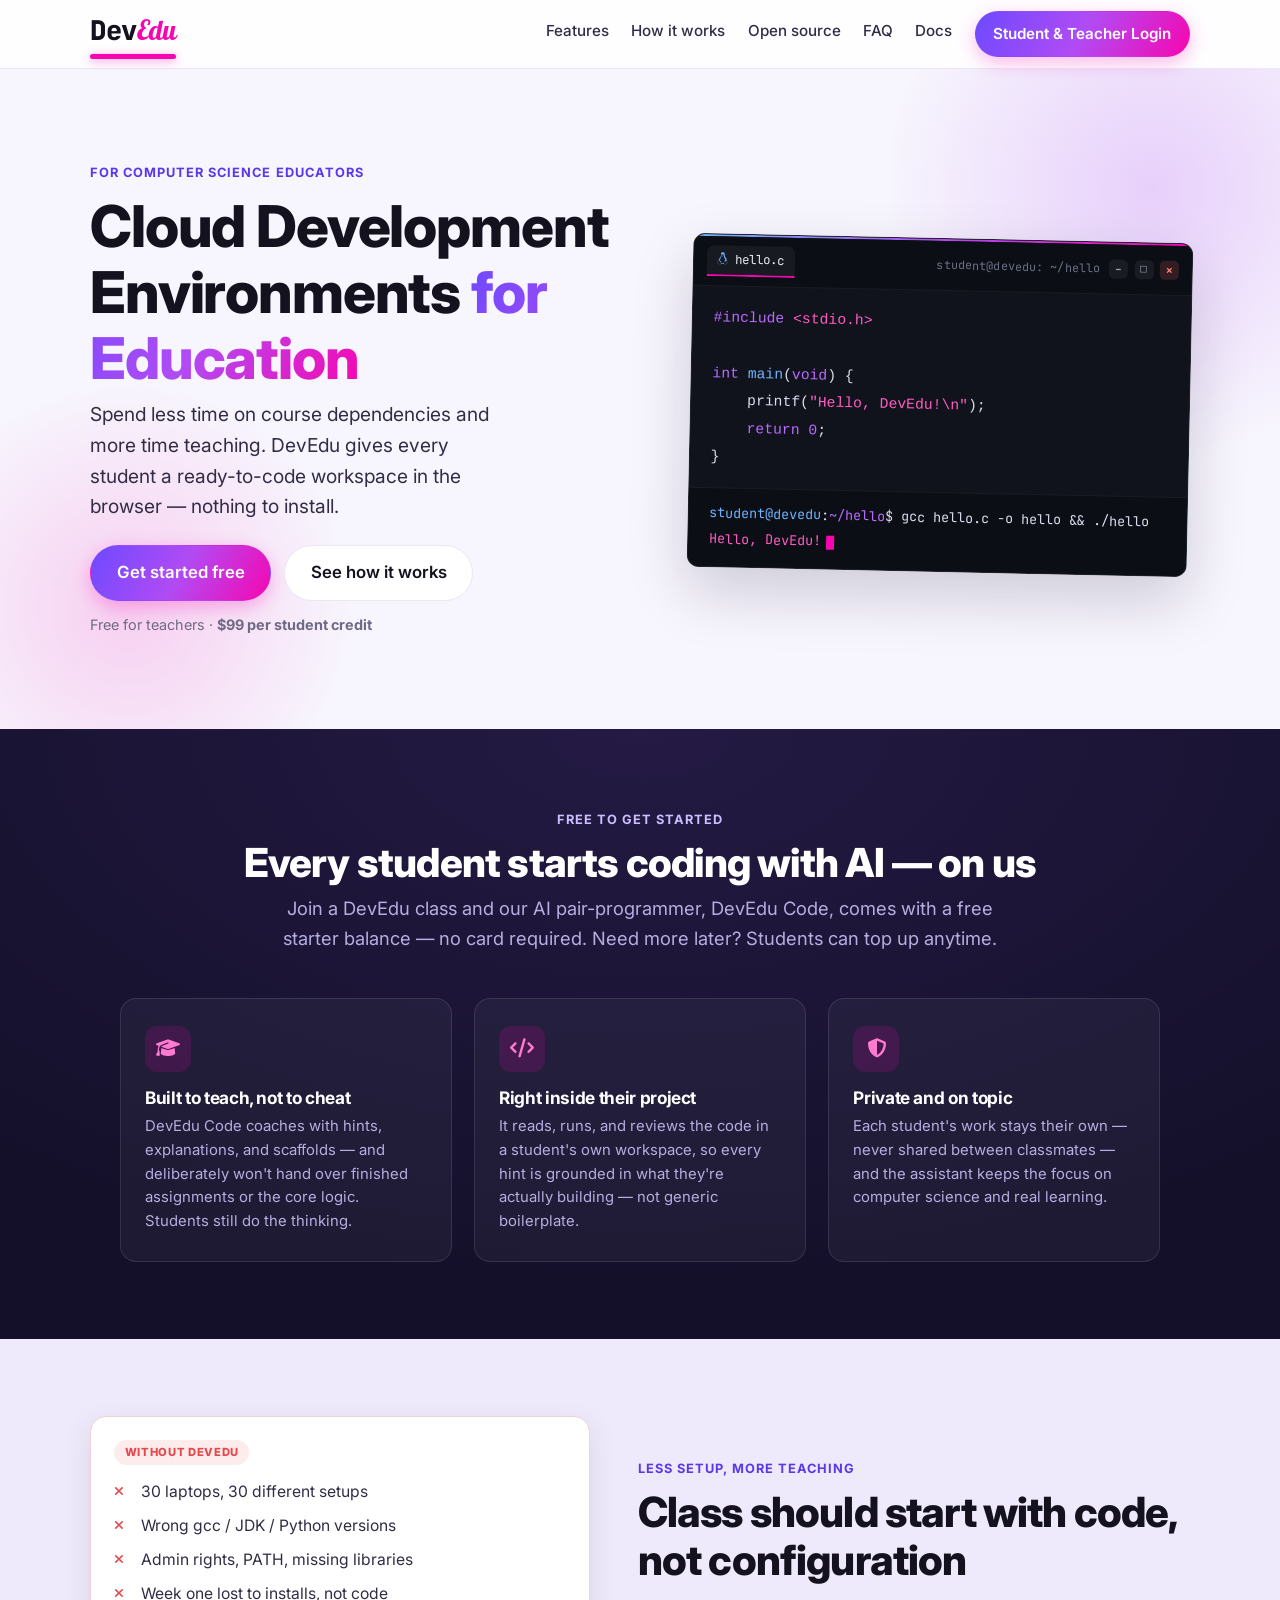
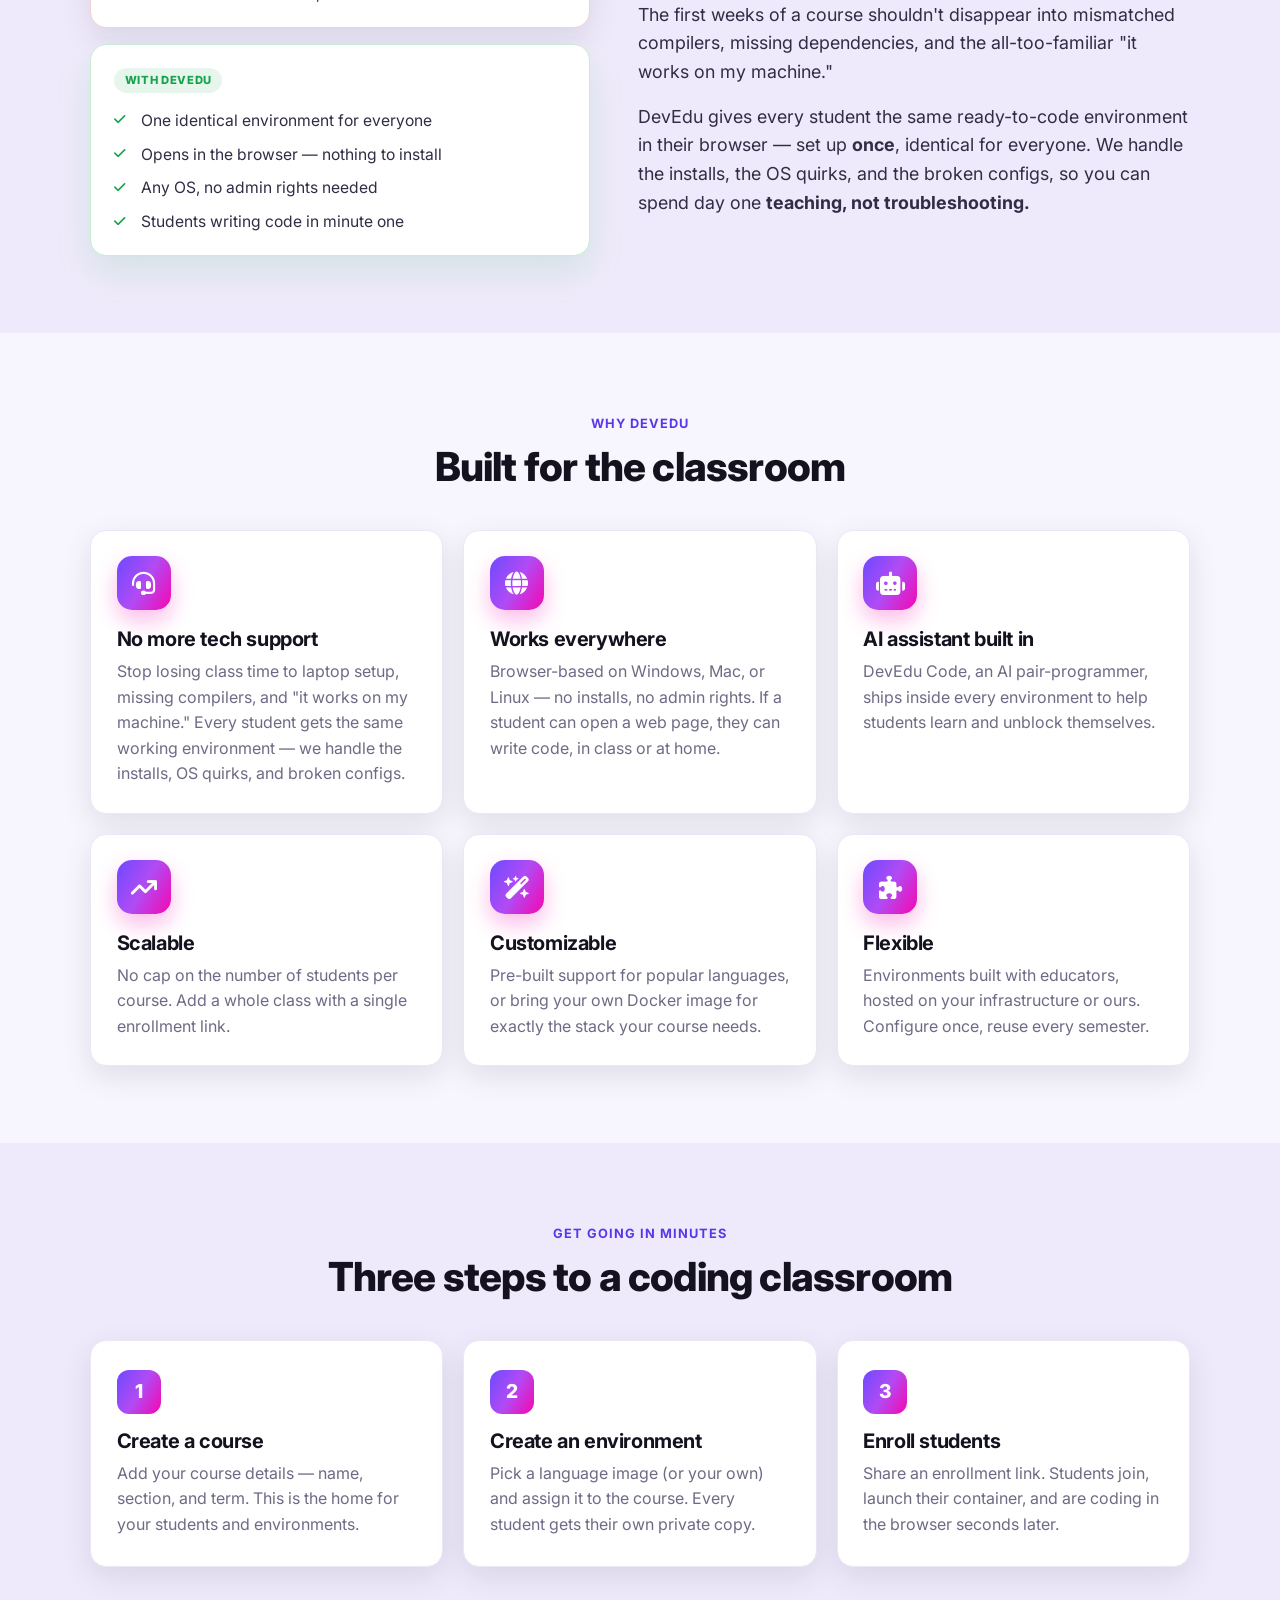
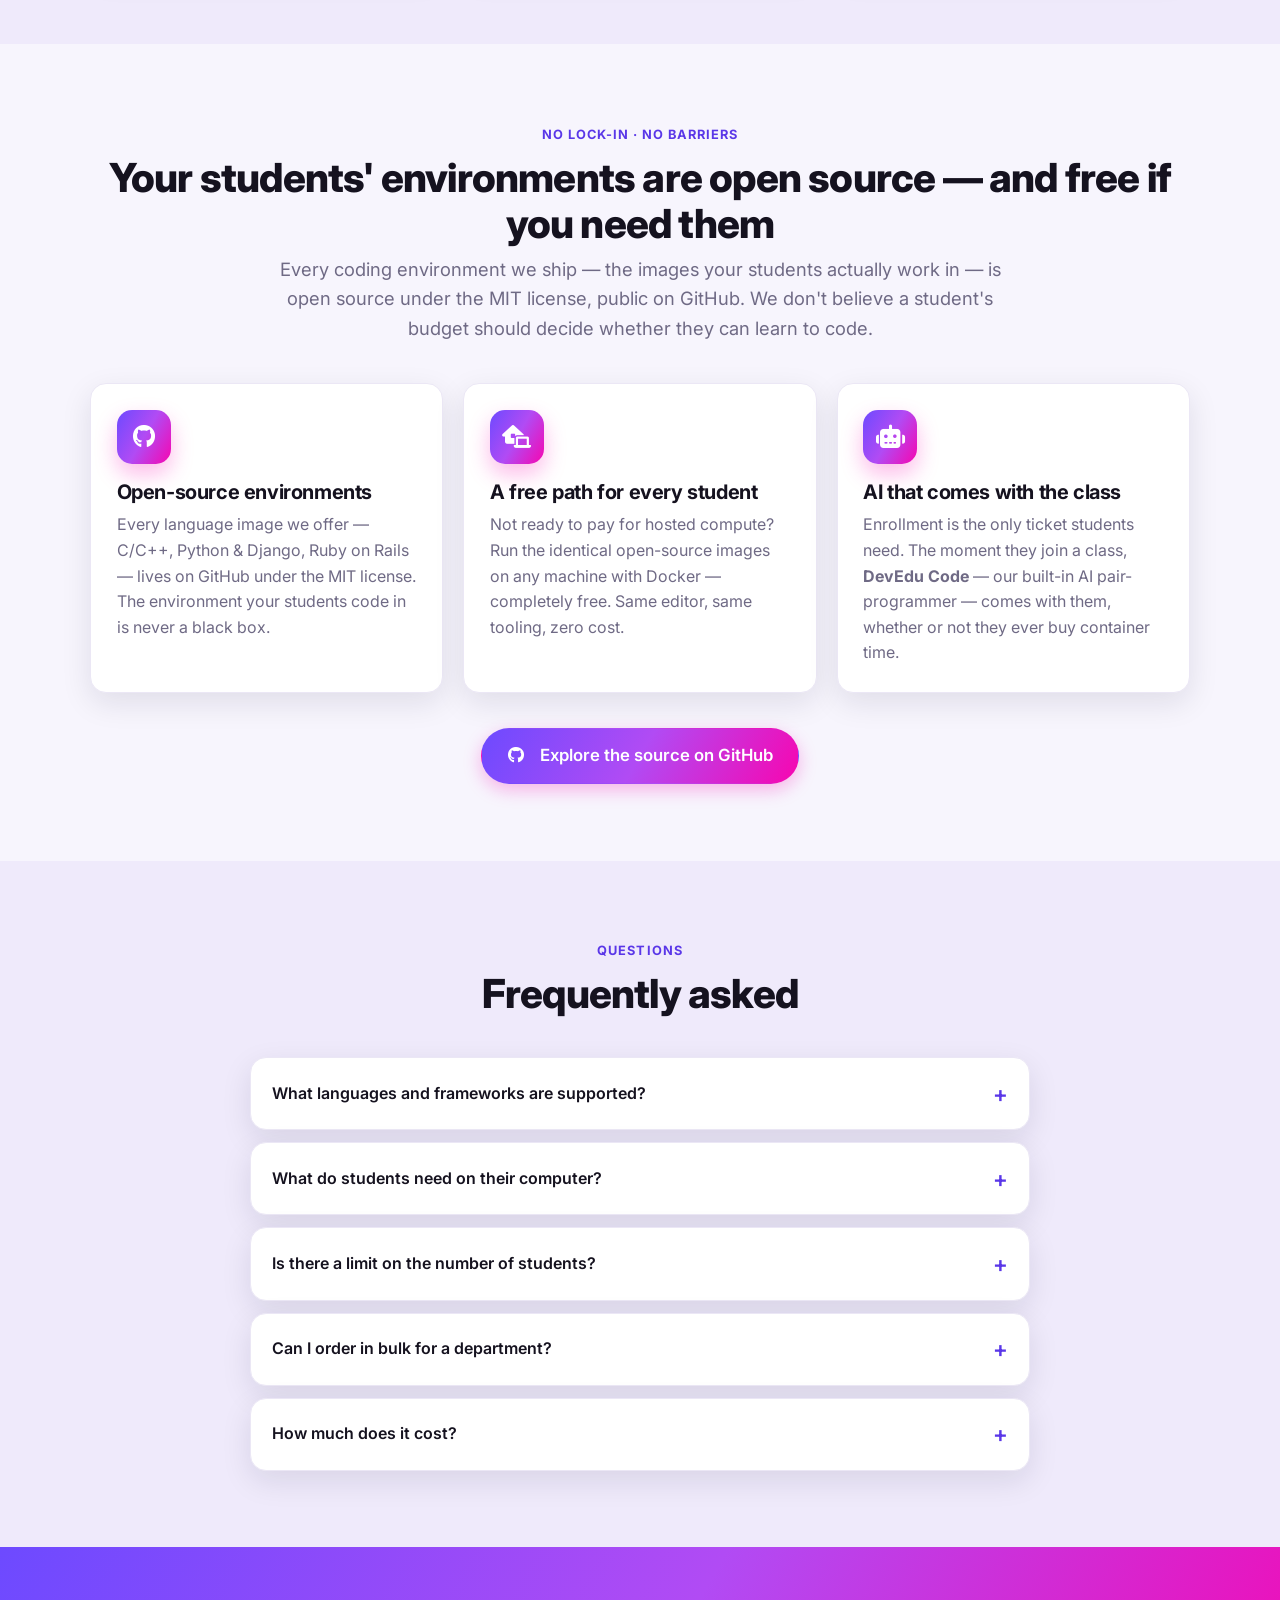
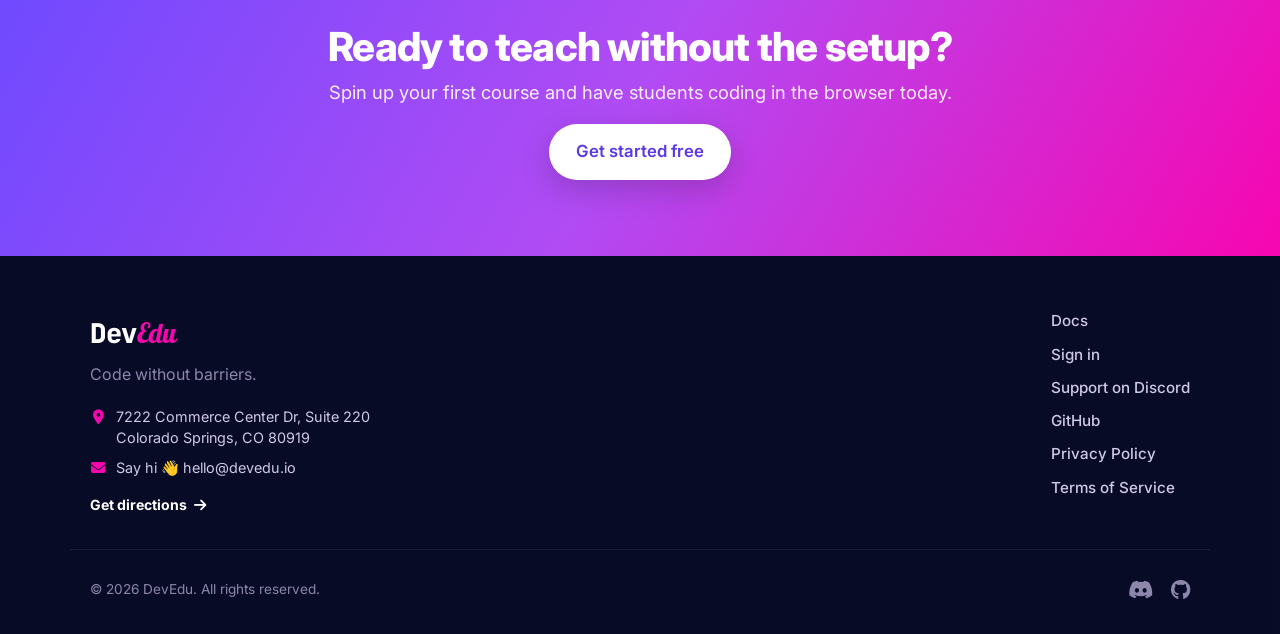
<file: index.html>
<!DOCTYPE html>
<html lang="en">
<head>
  <meta charset="UTF-8" />
  <meta name="viewport" content="width=device-width, initial-scale=1.0" />
  <title>DevEdu · Cloud Development Environments for Education</title>
  <meta name="description" content="DevEdu gives teachers pre-configured, browser-based coding environments so students can start writing code in seconds — nothing to install. Spend less time on course dependencies and more time teaching." />
  <link rel="preconnect" href="https://fonts.googleapis.com" />
  <link rel="preconnect" href="https://fonts.gstatic.com" crossorigin />
  <link href="https://fonts.googleapis.com/css2?family=Inter:wght@400;500;600;700;800;900&family=Lobster&family=JetBrains+Mono:wght@400;700;800&display=swap" rel="stylesheet" />
  <link href="https://cdnjs.cloudflare.com/ajax/libs/font-awesome/6.5.2/css/all.min.css" rel="stylesheet" />
  <link rel="stylesheet" href="styles.css" />
</head>
<body>
  <div data-include="partials/nav.html"></div>

  <!-- ===== Hero ===== -->
  <section class="hero">
    <div class="container hero__inner">
      <div class="hero__copy">
        <span class="eyebrow">For computer science educators</span>
        <h1>Cloud Development Environments <span class="grad-text">for Education</span></h1>
        <p class="lede">Spend less time on course dependencies and more time teaching. DevEdu gives every student a ready-to-code workspace in the browser — nothing to install.</p>
        <div class="hero__cta">
          <a class="btn btn--grad btn--lg" href="https://app.devedu.io/get-started">Get started free</a>
          <a class="btn btn--ghost btn--lg" href="#how">See how it works</a>
        </div>
        <p class="hero__note">Free for teachers · <strong>$99 per student credit</strong></p>
      </div>

      <div class="hero__art" aria-hidden="true">
        <div class="window">
          <div class="window__bar"><span class="window__tab"><i class="fa-brands fa-linux"></i> hello.c</span><span class="window__host">student@devedu: ~/hello</span><span class="window__ctrls"><b class="min"></b><b class="max"></b><b class="cls"></b></span></div>
          <pre class="window__code"><code><span class="c-key">#include</span> <span class="c-str">&lt;stdio.h&gt;</span>

<span class="c-key">int</span> <span class="c-fn">main</span>(<span class="c-key">void</span>) {
    printf(<span class="c-str">"Hello, DevEdu!\n"</span>);
    <span class="c-key">return</span> <span class="c-num">0</span>;
}</code></pre>
          <div class="window__term"><div class="window__cmd"><span class="u">student@devedu</span>:<span class="p">~/hello</span>$ gcc hello.c -o hello &amp;&amp; ./hello</div><div class="window__out"><span class="ok">Hello, DevEdu!</span><span class="cursor"></span></div></div>
        </div>
      </div>
    </div>
  </section>

  <!-- ===== Impact ===== -->
  <section class="section impact-band" id="impact">
    <div class="container">
      <div class="section__head center">
        <span class="eyebrow">Free to get started</span>
        <h2>Every student starts coding with AI — on us</h2>
        <p class="muted big" style="max-width:62ch;margin:.5rem auto 0">Join a DevEdu class and our AI pair-programmer, DevEdu Code, comes with a free starter balance — no card required. Need more later? Students can top up anytime.</p>
      </div>

      <div class="ai-principles">
        <div class="ai-principle">
          <i class="fa-solid fa-graduation-cap"></i>
          <h3>Built to teach, not to cheat</h3>
          <p>DevEdu Code coaches with hints, explanations, and scaffolds — and deliberately won't hand over finished assignments or the core logic. Students still do the thinking.</p>
        </div>
        <div class="ai-principle">
          <i class="fa-solid fa-code"></i>
          <h3>Right inside their project</h3>
          <p>It reads, runs, and reviews the code in a student's own workspace, so every hint is grounded in what they're actually building — not generic boilerplate.</p>
        </div>
        <div class="ai-principle">
          <i class="fa-solid fa-shield-halved"></i>
          <h3>Private and on topic</h3>
          <p>Each student's work stays their own — never shared between classmates — and the assistant keeps the focus on computer science and real learning.</p>
        </div>
      </div>

      <div class="impact-stats" data-impact-gate hidden>
        <span class="eyebrow impact-stats__eyebrow">The impact so far</span>
        <div class="stats"
             data-impact-endpoint="https://app.devedu.io/api/v1/impact"
             data-impact-endpoint-local="http://127.0.0.1:3001/api/v1/impact">
          <div class="stat">
            <div class="stat__num" data-stat="students_helped" data-suffix="+">—</div>
            <div class="stat__label">Students supported</div>
          </div>
          <div class="stat">
            <div class="stat__num" data-stat="container_hours" data-suffix="+">—</div>
            <div class="stat__label">Container hours served</div>
          </div>
          <div class="stat">
            <div class="stat__num" data-stat="hours_donated" data-suffix="+">—</div>
            <div class="stat__label">Hours of AI help given</div>
          </div>
          <div class="stat">
            <div class="stat__num" data-stat="tokens_donated" data-format="compact">—</div>
            <div class="stat__label">AI tokens donated</div>
          </div>
        </div>
      </div>
    </div>
  </section>

  <!-- ===== Intro: problem → solution ===== -->
  <section class="section intro">
    <div class="container">
      <div class="intro__grid">
        <div class="intro__cards">
          <div class="vs vs--bad">
            <span class="vs__tag">Without DevEdu</span>
            <ul class="vs__list">
              <li>30 laptops, 30 different setups</li>
              <li>Wrong gcc / JDK / Python versions</li>
              <li>Admin rights, PATH, missing libraries</li>
              <li>Week one lost to installs, not code</li>
            </ul>
          </div>
          <div class="vs vs--good">
            <span class="vs__tag">With DevEdu</span>
            <ul class="vs__list">
              <li>One identical environment for everyone</li>
              <li>Opens in the browser — nothing to install</li>
              <li>Any OS, no admin rights needed</li>
              <li>Students writing code in minute one</li>
            </ul>
          </div>
        </div>
        <div class="intro__copy">
          <span class="eyebrow">Less setup, more teaching</span>
          <h2>Class should start with code, not configuration</h2>
          <p>The first weeks of a course shouldn't disappear into mismatched compilers, missing dependencies, and the all-too-familiar "it works on my machine."</p>
          <p>DevEdu gives every student the same ready-to-code environment in their browser — set up <strong>once</strong>, identical for everyone. We handle the installs, the OS quirks, and the broken configs, so you can spend day one <strong>teaching, not troubleshooting.</strong></p>
        </div>
      </div>
    </div>
  </section>

  <!-- ===== Features ===== -->
  <section class="section" id="features">
    <div class="container">
      <div class="section__head center">
        <span class="eyebrow">Why DevEdu</span>
        <h2>Built for the classroom</h2>
      </div>
      <div class="grid grid--3">
        <article class="card">
          <div class="card__icon"><i class="fa-solid fa-headset"></i></div>
          <h3>No more tech support</h3>
          <p>Stop losing class time to laptop setup, missing compilers, and "it works on my machine." Every student gets the same working environment — we handle the installs, OS quirks, and broken configs.</p>
        </article>
        <article class="card">
          <div class="card__icon"><i class="fa-solid fa-globe"></i></div>
          <h3>Works everywhere</h3>
          <p>Browser-based on Windows, Mac, or Linux — no installs, no admin rights. If a student can open a web page, they can write code, in class or at home.</p>
        </article>
        <article class="card">
          <div class="card__icon"><i class="fa-solid fa-robot"></i></div>
          <h3>AI assistant built in</h3>
          <p>DevEdu Code, an AI pair-programmer, ships inside every environment to help students learn and unblock themselves.</p>
        </article>
        <article class="card">
          <div class="card__icon"><i class="fa-solid fa-arrow-trend-up"></i></div>
          <h3>Scalable</h3>
          <p>No cap on the number of students per course. Add a whole class with a single enrollment link.</p>
        </article>
        <article class="card">
          <div class="card__icon"><i class="fa-solid fa-wand-magic-sparkles"></i></div>
          <h3>Customizable</h3>
          <p>Pre-built support for popular languages, or bring your own Docker image for exactly the stack your course needs.</p>
        </article>
        <article class="card">
          <div class="card__icon"><i class="fa-solid fa-puzzle-piece"></i></div>
          <h3>Flexible</h3>
          <p>Environments built with educators, hosted on your infrastructure or ours. Configure once, reuse every semester.</p>
        </article>
      </div>
    </div>
  </section>

  <!-- ===== How it works ===== -->
  <section class="section section--tint" id="how">
    <div class="container">
      <div class="section__head center">
        <span class="eyebrow">Get going in minutes</span>
        <h2>Three steps to a coding classroom</h2>
      </div>
      <div class="grid grid--3 steps">
        <article class="step">
          <div class="step__num">1</div>
          <h3>Create a course</h3>
          <p>Add your course details — name, section, and term. This is the home for your students and environments.</p>
        </article>
        <article class="step">
          <div class="step__num">2</div>
          <h3>Create an environment</h3>
          <p>Pick a language image (or your own) and assign it to the course. Every student gets their own private copy.</p>
        </article>
        <article class="step">
          <div class="step__num">3</div>
          <h3>Enroll students</h3>
          <p>Share an enrollment link. Students join, launch their container, and are coding in the browser seconds later.</p>
        </article>
      </div>
    </div>
  </section>

  <!-- ===== Open source / free ===== -->
  <section class="section" id="open">
    <div class="container">
      <div class="section__head center">
        <span class="eyebrow">No lock-in · No barriers</span>
        <h2>Your students' environments are open source — and free if you need them</h2>
        <p class="muted big" style="max-width:62ch;margin:.5rem auto 0">Every coding environment we ship — the images your students actually work in — is open source under the MIT license, public on GitHub. We don't believe a student's budget should decide whether they can learn to code.</p>
      </div>
      <div class="grid grid--3">
        <article class="card">
          <div class="card__icon"><i class="fa-brands fa-github"></i></div>
          <h3>Open-source environments</h3>
          <p>Every language image we offer — C/C++, Python &amp; Django, Ruby on Rails — lives on GitHub under the MIT license. The environment your students code in is never a black box.</p>
        </article>
        <article class="card">
          <div class="card__icon"><i class="fa-solid fa-house-laptop"></i></div>
          <h3>A free path for every student</h3>
          <p>Not ready to pay for hosted compute? Run the identical open-source images on any machine with Docker — completely free. Same editor, same tooling, zero cost.</p>
        </article>
        <article class="card">
          <div class="card__icon"><i class="fa-solid fa-robot"></i></div>
          <h3>AI that comes with the class</h3>
          <p>Enrollment is the only ticket students need. The moment they join a class, <strong>DevEdu Code</strong> — our built-in AI pair-programmer — comes with them, whether or not they ever buy container time.</p>
        </article>
      </div>
      <div class="center" style="margin-top:2.2rem">
        <a class="btn btn--grad btn--lg" href="https://github.com/DevEdu-IO" target="_blank" rel="noopener"><i class="fa-brands fa-github"></i>&nbsp; Explore the source on GitHub</a>
      </div>
    </div>
  </section>

  <!-- ===== FAQ ===== -->
  <section class="section section--tint" id="faq">
    <div class="container narrow">
      <div class="section__head center">
        <span class="eyebrow">Questions</span>
        <h2>Frequently asked</h2>
      </div>
      <div class="faq">
        <details class="faq__item">
          <summary>What languages and frameworks are supported?</summary>
          <p>Out of the box: <strong>C, C++, Java, Python &amp; Django, and Ruby &amp; Rails</strong>. Need something else? Bring a custom Docker image and we'll help you wire it up.</p>
        </details>
        <details class="faq__item">
          <summary>What do students need on their computer?</summary>
          <p>Just a modern web browser — we recommend <strong>Google Chrome</strong>. Everything runs in the cloud, so any Windows, Mac, or Linux machine works.</p>
        </details>
        <details class="faq__item">
          <summary>Is there a limit on the number of students?</summary>
          <p>No. There's no cap on students per course — add an entire class with a single enrollment link.</p>
        </details>
        <details class="faq__item">
          <summary>Can I order in bulk for a department?</summary>
          <p>Yes. We support bulk ordering and bookstore codes for departments and institutions. <a href="mailto:help@devedu.io">Get in touch</a> and we'll set you up.</p>
        </details>
        <details class="faq__item">
          <summary>How much does it cost?</summary>
          <p><strong>Free for teachers.</strong> Student container time is <strong>$99 per credit</strong>, which is good for 140 days of container time. Delete a container early and the unused days return to the student's balance.</p>
        </details>
      </div>
    </div>
  </section>

  <!-- ===== Final CTA ===== -->
  <section class="section cta-band">
    <div class="container center">
      <h2>Ready to teach without the setup?</h2>
      <p class="muted big">Spin up your first course and have students coding in the browser today.</p>
      <a class="btn btn--grad btn--lg" href="https://app.devedu.io/get-started">Get started free</a>
    </div>
  </section>

  <div data-include="partials/footer.html"></div>

  <script src="script.js"></script>
</body>
</html>
</file>
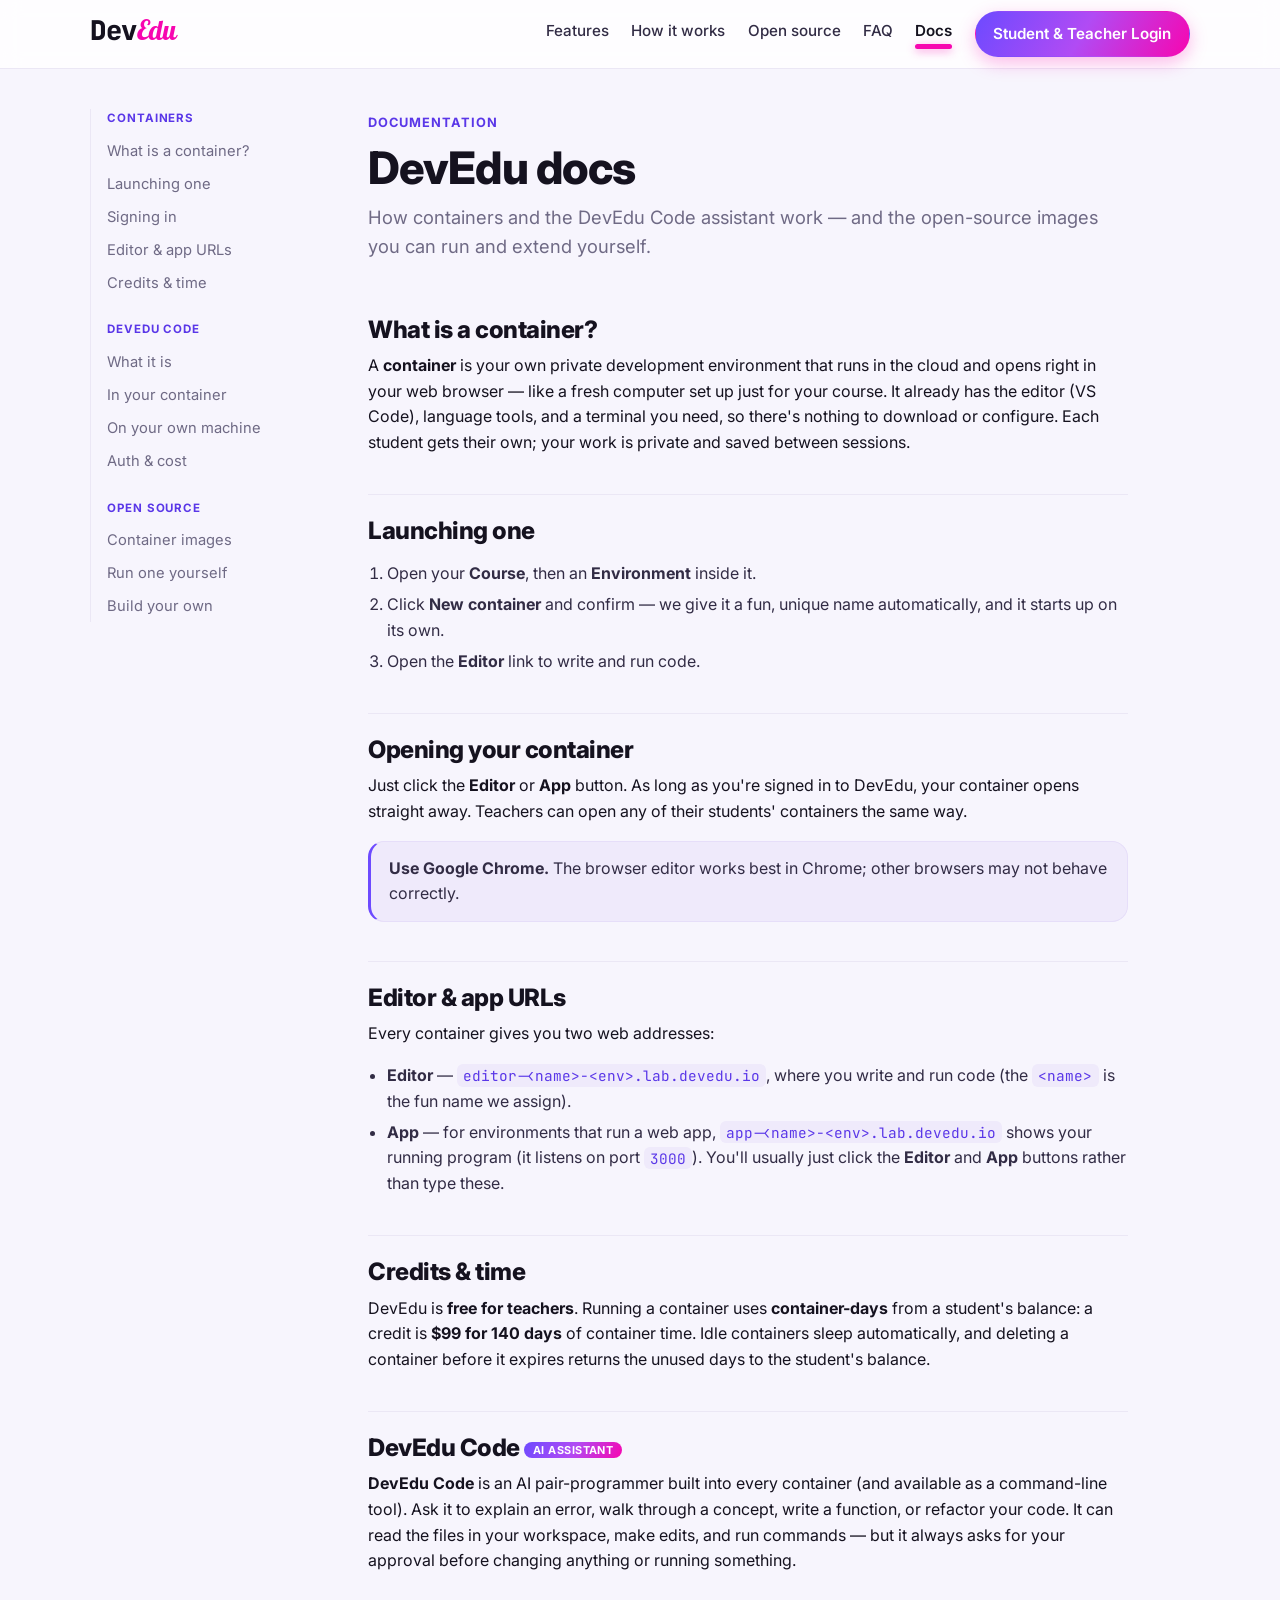
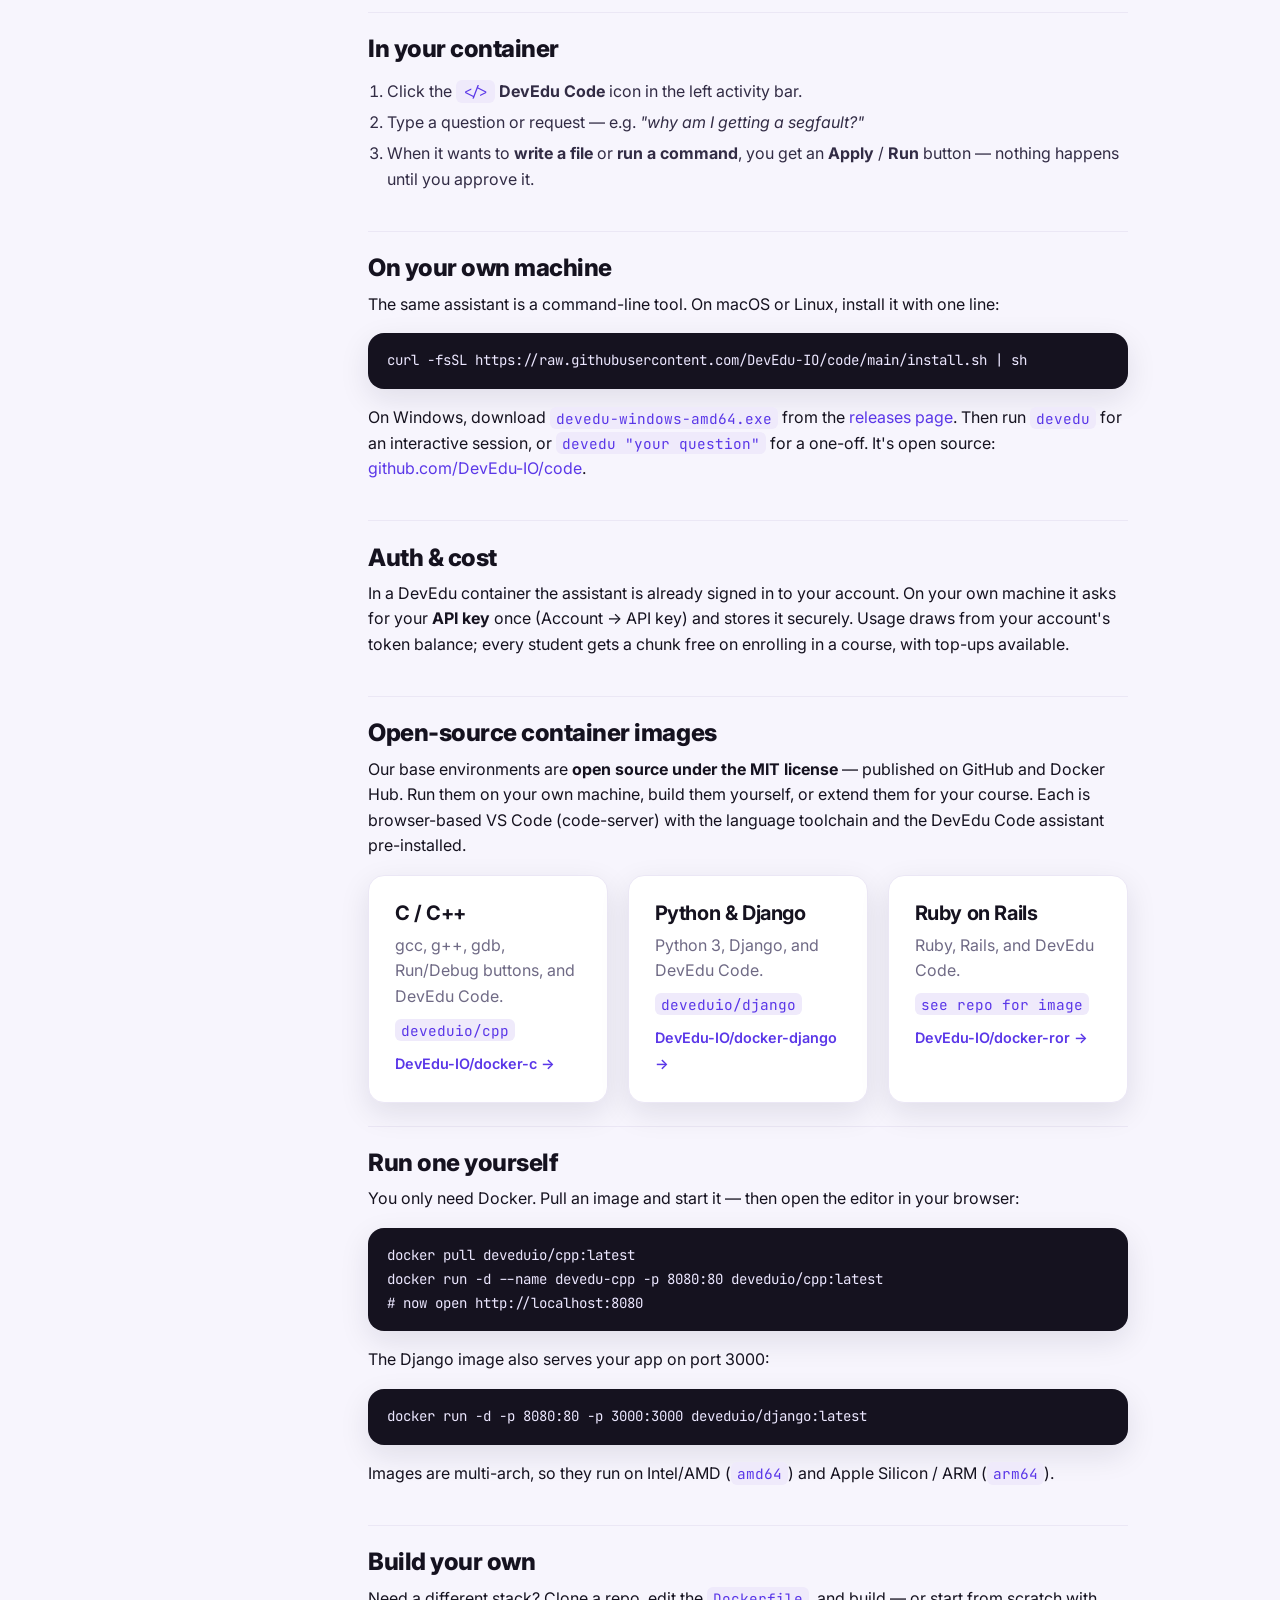
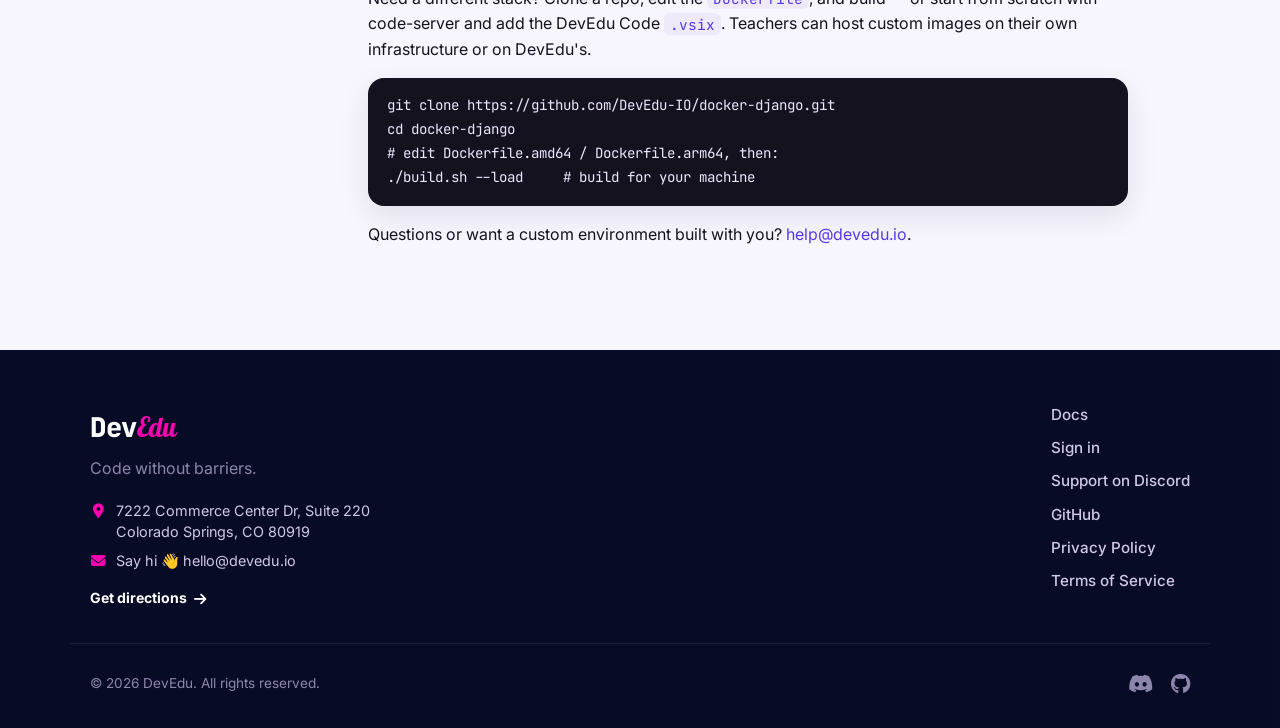
<file: docs.html>
<!DOCTYPE html>
<html lang="en">
<head>
  <meta charset="UTF-8" />
  <meta name="viewport" content="width=device-width, initial-scale=1.0" />
  <title>Docs · DevEdu</title>
  <meta name="description" content="How DevEdu containers and the DevEdu Code AI assistant work, plus our open-source container images you can run and extend yourself." />
  <link rel="preconnect" href="https://fonts.googleapis.com" />
  <link rel="preconnect" href="https://fonts.gstatic.com" crossorigin />
  <link href="https://fonts.googleapis.com/css2?family=Inter:wght@400;500;600;700;800;900&family=Lobster&family=JetBrains+Mono:wght@400;700;800&display=swap" rel="stylesheet" />
  <link href="https://cdnjs.cloudflare.com/ajax/libs/font-awesome/6.5.2/css/all.min.css" rel="stylesheet" />
  <link rel="stylesheet" href="styles.css" />
</head>
<body>
  <div data-include="partials/nav.html"></div>

  <!-- ===== Docs ===== -->
  <div class="container docs">
    <!-- Sidebar -->
    <aside class="docs__nav">
      <nav>
        <p class="docs__navhead">Containers</p>
        <a href="#what">What is a container?</a>
        <a href="#launch">Launching one</a>
        <a href="#signin">Signing in</a>
        <a href="#urls">Editor &amp; app URLs</a>
        <a href="#credits">Credits &amp; time</a>
        <p class="docs__navhead">DevEdu Code</p>
        <a href="#code-what">What it is</a>
        <a href="#code-container">In your container</a>
        <a href="#code-cli">On your own machine</a>
        <a href="#code-cost">Auth &amp; cost</a>
        <p class="docs__navhead">Open source</p>
        <a href="#images">Container images</a>
        <a href="#run">Run one yourself</a>
        <a href="#extend">Build your own</a>
      </nav>
    </aside>

    <!-- Main -->
    <main class="docs__main">
      <header class="docs__head">
        <span class="eyebrow">Documentation</span>
        <h1>DevEdu docs</h1>
        <p class="muted big">How containers and the DevEdu Code assistant work — and the open-source images you can run and extend yourself.</p>
      </header>

      <!-- ===================== Containers ===================== -->
      <section id="what" class="docs__sec">
        <h2>What is a container?</h2>
        <p>A <strong>container</strong> is your own private development environment that runs in the cloud and opens right in your web browser — like a fresh computer set up just for your course. It already has the editor (VS Code), language tools, and a terminal you need, so there's nothing to download or configure. Each student gets their own; your work is private and saved between sessions.</p>
      </section>

      <section id="launch" class="docs__sec">
        <h2>Launching one</h2>
        <ol>
          <li>Open your <strong>Course</strong>, then an <strong>Environment</strong> inside it.</li>
          <li>Click <strong>New container</strong> and confirm — we give it a fun, unique name automatically, and it starts up on its own.</li>
          <li>Open the <strong>Editor</strong> link to write and run code.</li>
        </ol>
      </section>

      <section id="signin" class="docs__sec">
        <h2>Opening your container</h2>
        <p>Just click the <strong>Editor</strong> or <strong>App</strong> button. As long as you're signed in to DevEdu, your container opens straight away. Teachers can open any of their students' containers the same way.</p>
        <div class="note"><strong>Use Google Chrome.</strong> The browser editor works best in Chrome; other browsers may not behave correctly.</div>
      </section>

      <section id="urls" class="docs__sec">
        <h2>Editor &amp; app URLs</h2>
        <p>Every container gives you two web addresses:</p>
        <ul>
          <li><strong>Editor</strong> — <code>editor-&lt;name&gt;-&lt;env&gt;.lab.devedu.io</code>, where you write and run code (the <code>&lt;name&gt;</code> is the fun name we assign).</li>
          <li><strong>App</strong> — for environments that run a web app, <code>app-&lt;name&gt;-&lt;env&gt;.lab.devedu.io</code> shows your running program (it listens on port <code>3000</code>). You'll usually just click the <strong>Editor</strong> and <strong>App</strong> buttons rather than type these.</li>
        </ul>
      </section>

      <section id="credits" class="docs__sec">
        <h2>Credits &amp; time</h2>
        <p>DevEdu is <strong>free for teachers</strong>. Running a container uses <strong>container-days</strong> from a student's balance: a credit is <strong>$99 for 140 days</strong> of container time. Idle containers sleep automatically, and deleting a container before it expires returns the unused days to the student's balance.</p>
      </section>

      <!-- ===================== DevEdu Code ===================== -->
      <section id="code-what" class="docs__sec">
        <h2>DevEdu Code <span class="pill">AI assistant</span></h2>
        <p><strong>DevEdu Code</strong> is an AI pair-programmer built into every container (and available as a command-line tool). Ask it to explain an error, walk through a concept, write a function, or refactor your code. It can read the files in your workspace, make edits, and run commands — but it always asks for your approval before changing anything or running something.</p>
      </section>

      <section id="code-container" class="docs__sec">
        <h2>In your container</h2>
        <ol>
          <li>Click the <code>&lt;/&gt;</code> <strong>DevEdu Code</strong> icon in the left activity bar.</li>
          <li>Type a question or request — e.g. <em>"why am I getting a segfault?"</em></li>
          <li>When it wants to <strong>write a file</strong> or <strong>run a command</strong>, you get an <strong>Apply</strong> / <strong>Run</strong> button — nothing happens until you approve it.</li>
        </ol>
      </section>

      <section id="code-cli" class="docs__sec">
        <h2>On your own machine</h2>
        <p>The same assistant is a command-line tool. On macOS or Linux, install it with one line:</p>
        <pre class="code"><code>curl -fsSL https://raw.githubusercontent.com/DevEdu-IO/code/main/install.sh | sh</code></pre>
        <p>On Windows, download <code>devedu-windows-amd64.exe</code> from the <a href="https://github.com/DevEdu-IO/code/releases" target="_blank" rel="noopener">releases page</a>. Then run <code>devedu</code> for an interactive session, or <code>devedu "your question"</code> for a one-off. It's open source: <a href="https://github.com/DevEdu-IO/code" target="_blank" rel="noopener">github.com/DevEdu-IO/code</a>.</p>
      </section>

      <section id="code-cost" class="docs__sec">
        <h2>Auth &amp; cost</h2>
        <p>In a DevEdu container the assistant is already signed in to your account. On your own machine it asks for your <strong>API key</strong> once (Account → API key) and stores it securely. Usage draws from your account's token balance; every student gets a chunk free on enrolling in a course, with top-ups available.</p>
      </section>

      <!-- ===================== Open source ===================== -->
      <section id="images" class="docs__sec">
        <h2>Open-source container images</h2>
        <p>Our base environments are <strong>open source under the MIT license</strong> — published on GitHub and Docker Hub. Run them on your own machine, build them yourself, or extend them for your course. Each is browser-based VS Code (code-server) with the language toolchain and the DevEdu Code assistant pre-installed.</p>
        <div class="grid grid--3">
          <article class="card">
            <h3>C / C++</h3>
            <p class="muted">gcc, g++, gdb, Run/Debug buttons, and DevEdu Code.</p>
            <p><code>deveduio/cpp</code></p>
            <a class="docs__repo" href="https://github.com/DevEdu-IO/docker-c" target="_blank" rel="noopener">DevEdu-IO/docker-c →</a>
          </article>
          <article class="card">
            <h3>Python &amp; Django</h3>
            <p class="muted">Python 3, Django, and DevEdu Code.</p>
            <p><code>deveduio/django</code></p>
            <a class="docs__repo" href="https://github.com/DevEdu-IO/docker-django" target="_blank" rel="noopener">DevEdu-IO/docker-django →</a>
          </article>
          <article class="card">
            <h3>Ruby on Rails</h3>
            <p class="muted">Ruby, Rails, and DevEdu Code.</p>
            <p><code>see repo for image</code></p>
            <a class="docs__repo" href="https://github.com/DevEdu-IO/docker-ror" target="_blank" rel="noopener">DevEdu-IO/docker-ror →</a>
          </article>
        </div>
      </section>

      <section id="run" class="docs__sec">
        <h2>Run one yourself</h2>
        <p>You only need Docker. Pull an image and start it — then open the editor in your browser:</p>
        <pre class="code"><code>docker pull deveduio/cpp:latest
docker run -d --name devedu-cpp -p 8080:80 deveduio/cpp:latest
# now open http://localhost:8080</code></pre>
        <p>The Django image also serves your app on port 3000:</p>
        <pre class="code"><code>docker run -d -p 8080:80 -p 3000:3000 deveduio/django:latest</code></pre>
        <p>Images are multi-arch, so they run on Intel/AMD (<code>amd64</code>) and Apple Silicon / ARM (<code>arm64</code>).</p>
      </section>

      <section id="extend" class="docs__sec">
        <h2>Build your own</h2>
        <p>Need a different stack? Clone a repo, edit the <code>Dockerfile</code>, and build — or start from scratch with code-server and add the DevEdu Code <code>.vsix</code>. Teachers can host custom images on their own infrastructure or on DevEdu's.</p>
        <pre class="code"><code>git clone https://github.com/DevEdu-IO/docker-django.git
cd docker-django
# edit Dockerfile.amd64 / Dockerfile.arm64, then:
./build.sh --load     # build for your machine</code></pre>
        <p>Questions or want a custom environment built with you? <a href="mailto:help@devedu.io">help@devedu.io</a>.</p>
      </section>
    </main>
  </div>

  <div data-include="partials/footer.html"></div>

  <script src="script.js"></script>
</body>
</html>
</file>
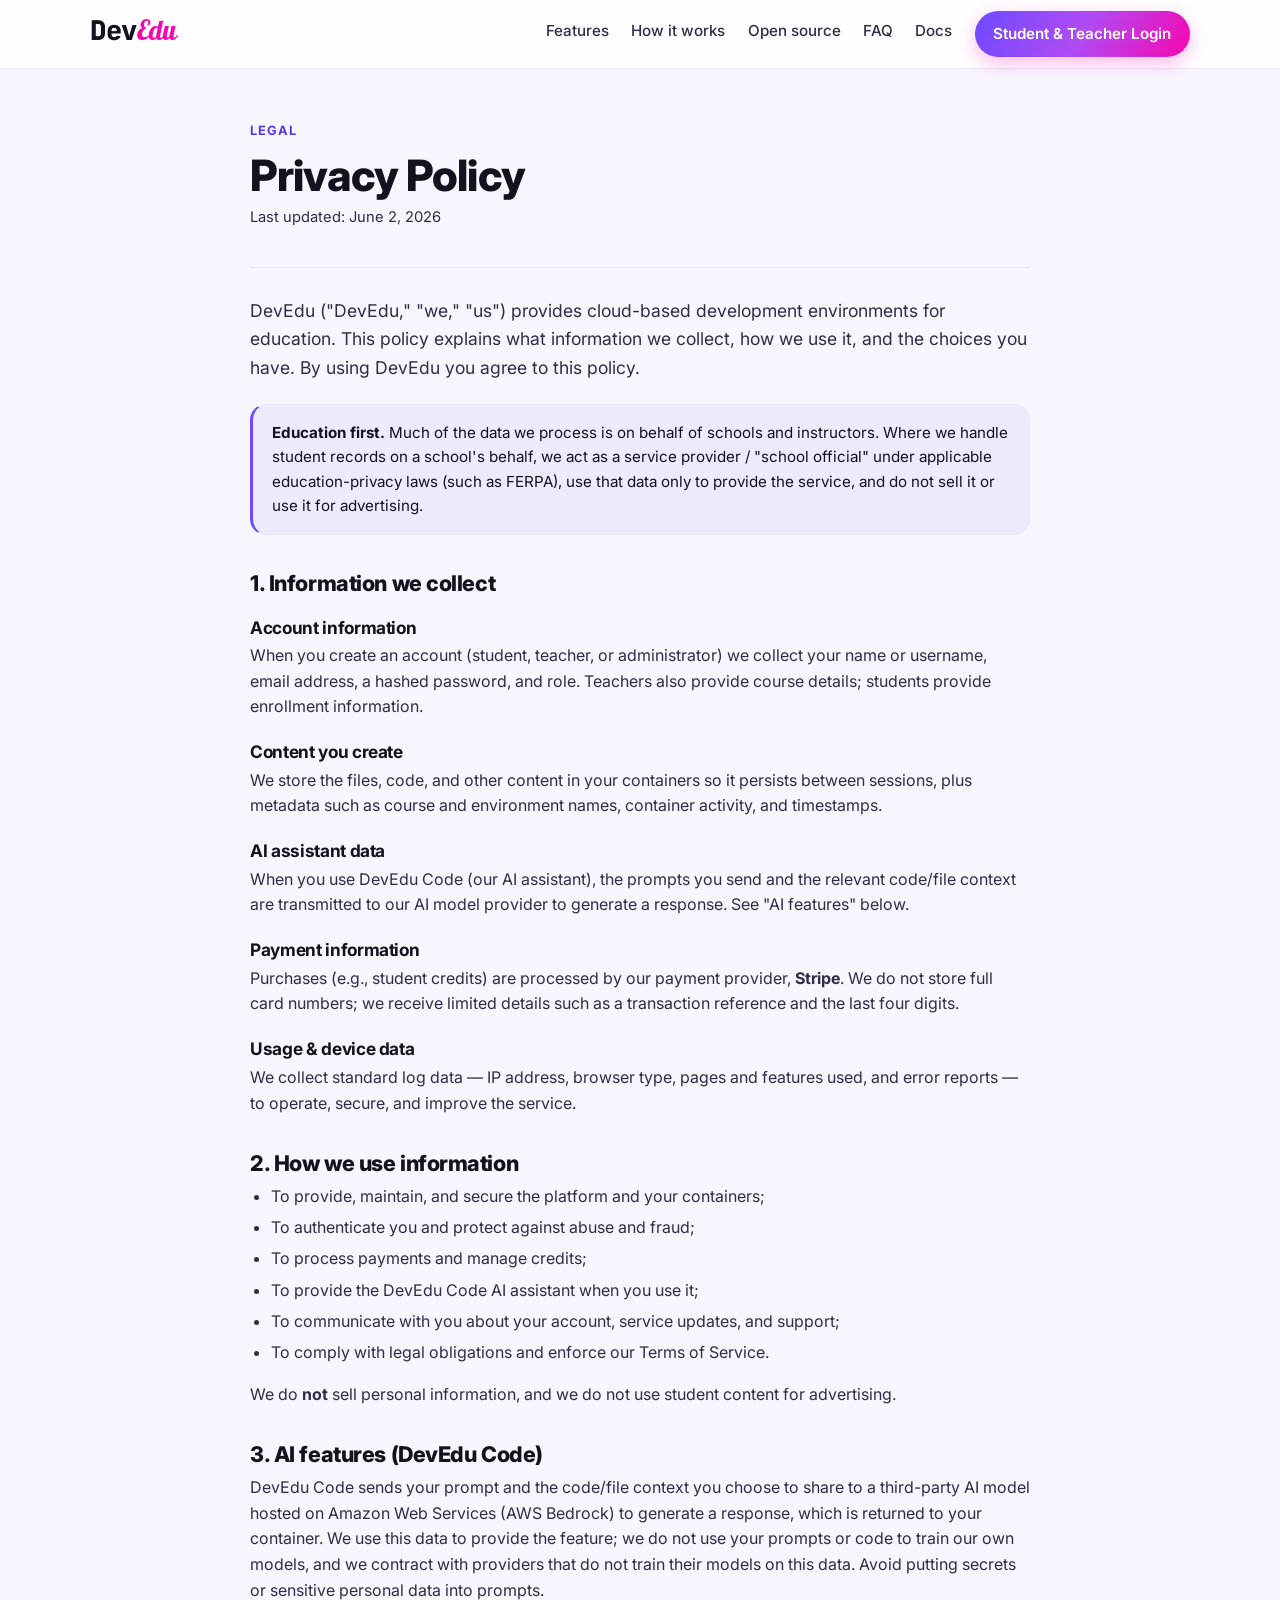
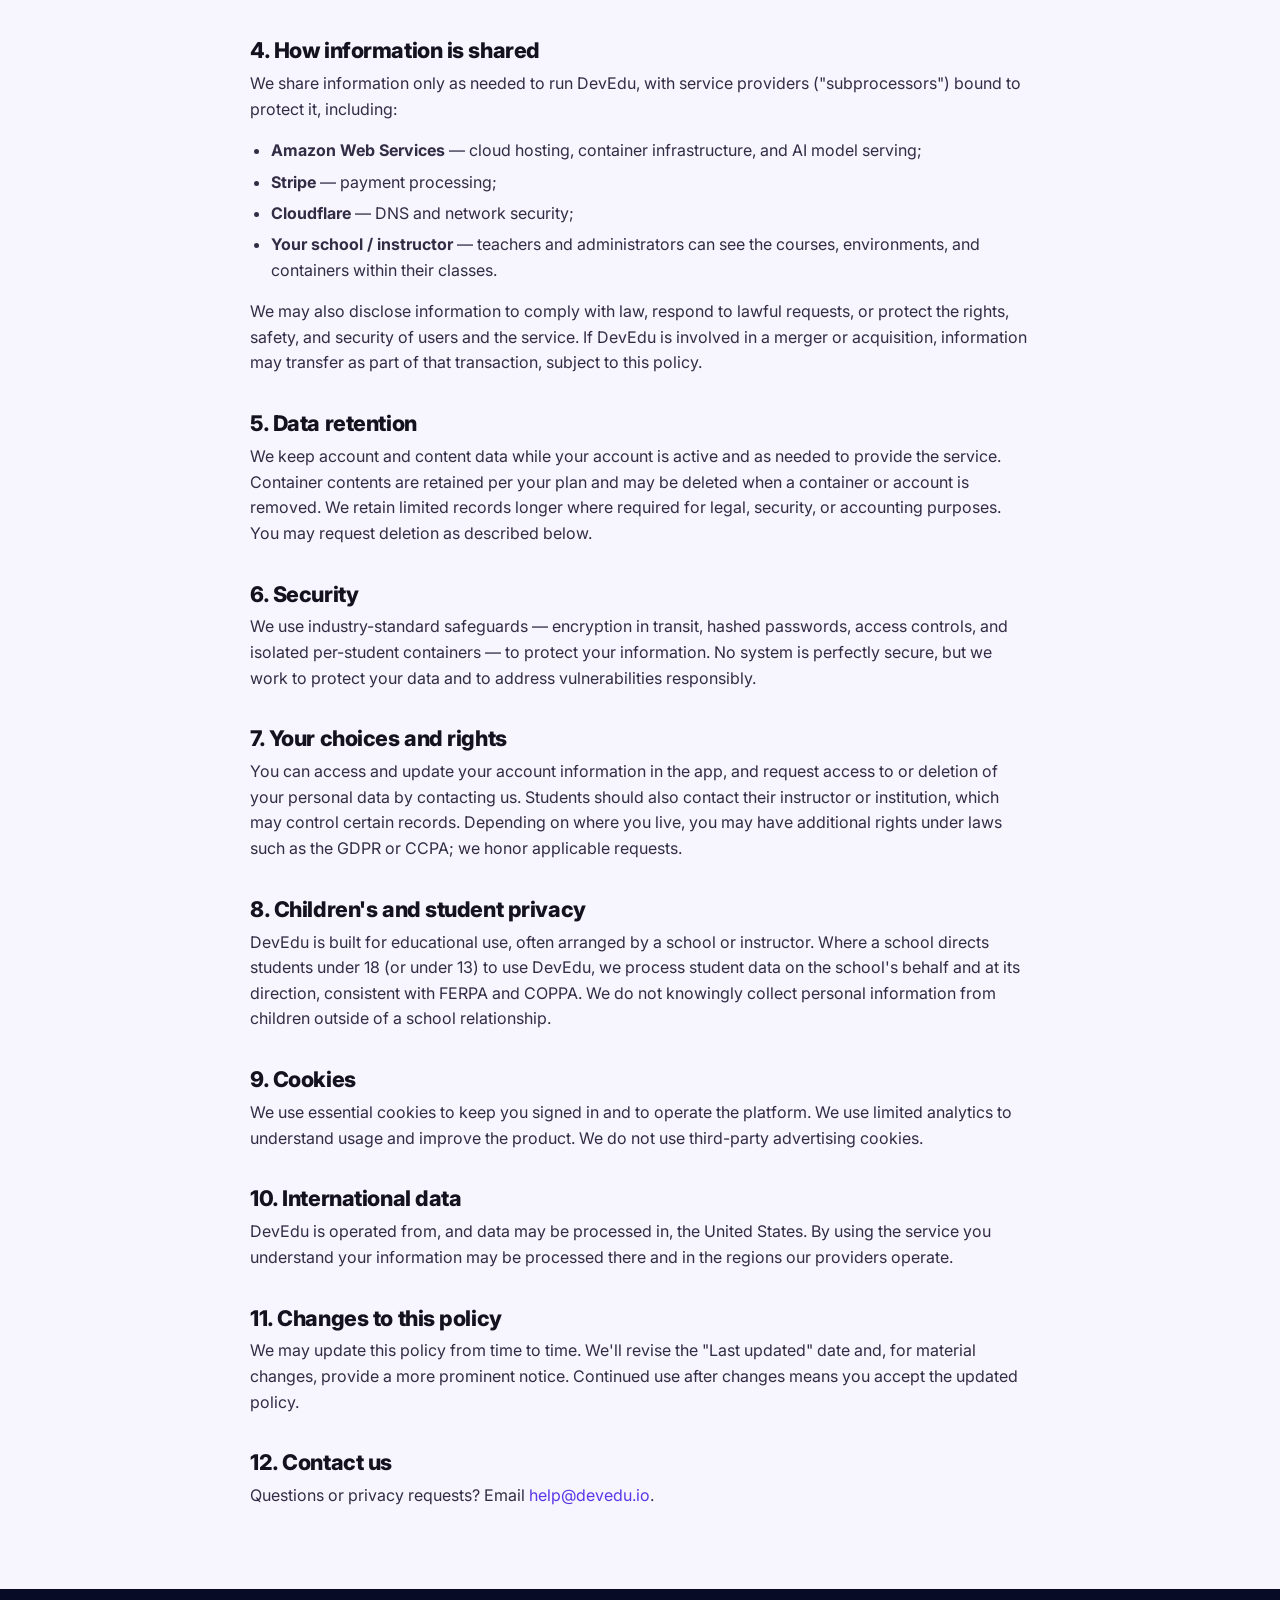
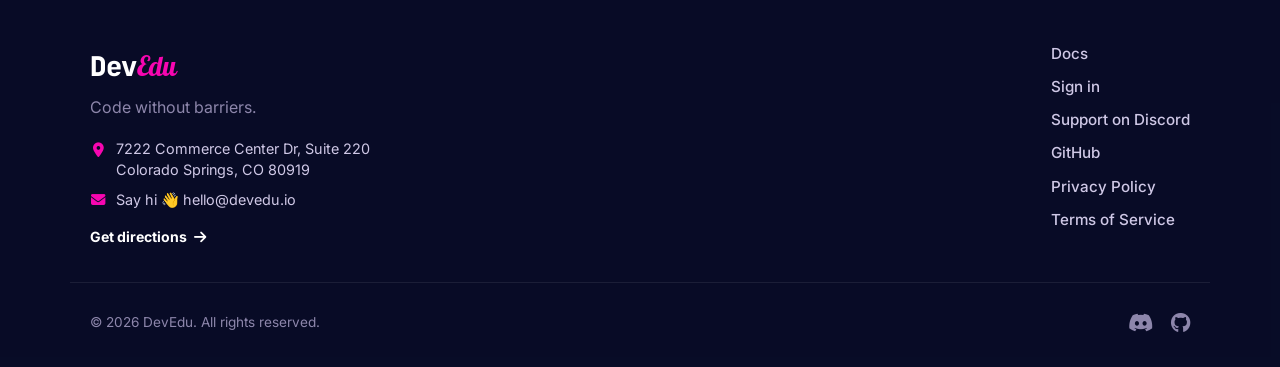
<file: privacy.html>
<!DOCTYPE html>
<!-- NOTE: This is a starting template, not legal advice. Have counsel review it
     and confirm your legal entity name and governing-law jurisdiction. -->
<html lang="en">
<head>
  <meta charset="UTF-8" />
  <meta name="viewport" content="width=device-width, initial-scale=1.0" />
  <title>Privacy Policy · DevEdu</title>
  <meta name="description" content="How DevEdu collects, uses, and protects information for our cloud development environments for education." />
  <meta name="robots" content="noindex" />
  <link rel="preconnect" href="https://fonts.googleapis.com" />
  <link rel="preconnect" href="https://fonts.gstatic.com" crossorigin />
  <link href="https://fonts.googleapis.com/css2?family=Inter:wght@400;500;600;700;800;900&family=Lobster&family=JetBrains+Mono:wght@400;700;800&display=swap" rel="stylesheet" />
  <link href="https://cdnjs.cloudflare.com/ajax/libs/font-awesome/6.5.2/css/all.min.css" rel="stylesheet" />
  <link rel="stylesheet" href="styles.css" />
</head>
<body>
  <div data-include="partials/nav.html"></div>

  <main class="legal">
    <div class="legal__head">
      <span class="eyebrow">Legal</span>
      <h1>Privacy Policy</h1>
      <p class="legal__updated">Last updated: June 2, 2026</p>
    </div>

    <p class="lede">DevEdu ("DevEdu," "we," "us") provides cloud-based development environments for education. This policy explains what information we collect, how we use it, and the choices you have. By using DevEdu you agree to this policy.</p>

    <div class="legal__note"><strong>Education first.</strong> Much of the data we process is on behalf of schools and instructors. Where we handle student records on a school's behalf, we act as a service provider / "school official" under applicable education-privacy laws (such as FERPA), use that data only to provide the service, and do not sell it or use it for advertising.</div>

    <h2>1. Information we collect</h2>
    <h3>Account information</h3>
    <p>When you create an account (student, teacher, or administrator) we collect your name or username, email address, a hashed password, and role. Teachers also provide course details; students provide enrollment information.</p>
    <h3>Content you create</h3>
    <p>We store the files, code, and other content in your containers so it persists between sessions, plus metadata such as course and environment names, container activity, and timestamps.</p>
    <h3>AI assistant data</h3>
    <p>When you use DevEdu Code (our AI assistant), the prompts you send and the relevant code/file context are transmitted to our AI model provider to generate a response. See "AI features" below.</p>
    <h3>Payment information</h3>
    <p>Purchases (e.g., student credits) are processed by our payment provider, <strong>Stripe</strong>. We do not store full card numbers; we receive limited details such as a transaction reference and the last four digits.</p>
    <h3>Usage &amp; device data</h3>
    <p>We collect standard log data — IP address, browser type, pages and features used, and error reports — to operate, secure, and improve the service.</p>

    <h2>2. How we use information</h2>
    <ul>
      <li>To provide, maintain, and secure the platform and your containers;</li>
      <li>To authenticate you and protect against abuse and fraud;</li>
      <li>To process payments and manage credits;</li>
      <li>To provide the DevEdu Code AI assistant when you use it;</li>
      <li>To communicate with you about your account, service updates, and support;</li>
      <li>To comply with legal obligations and enforce our Terms of Service.</li>
    </ul>
    <p>We do <strong>not</strong> sell personal information, and we do not use student content for advertising.</p>

    <h2>3. AI features (DevEdu Code)</h2>
    <p>DevEdu Code sends your prompt and the code/file context you choose to share to a third-party AI model hosted on Amazon Web Services (AWS Bedrock) to generate a response, which is returned to your container. We use this data to provide the feature; we do not use your prompts or code to train our own models, and we contract with providers that do not train their models on this data. Avoid putting secrets or sensitive personal data into prompts.</p>

    <h2>4. How information is shared</h2>
    <p>We share information only as needed to run DevEdu, with service providers ("subprocessors") bound to protect it, including:</p>
    <ul>
      <li><strong>Amazon Web Services</strong> — cloud hosting, container infrastructure, and AI model serving;</li>
      <li><strong>Stripe</strong> — payment processing;</li>
      <li><strong>Cloudflare</strong> — DNS and network security;</li>
      <li><strong>Your school / instructor</strong> — teachers and administrators can see the courses, environments, and containers within their classes.</li>
    </ul>
    <p>We may also disclose information to comply with law, respond to lawful requests, or protect the rights, safety, and security of users and the service. If DevEdu is involved in a merger or acquisition, information may transfer as part of that transaction, subject to this policy.</p>

    <h2>5. Data retention</h2>
    <p>We keep account and content data while your account is active and as needed to provide the service. Container contents are retained per your plan and may be deleted when a container or account is removed. We retain limited records longer where required for legal, security, or accounting purposes. You may request deletion as described below.</p>

    <h2>6. Security</h2>
    <p>We use industry-standard safeguards — encryption in transit, hashed passwords, access controls, and isolated per-student containers — to protect your information. No system is perfectly secure, but we work to protect your data and to address vulnerabilities responsibly.</p>

    <h2>7. Your choices and rights</h2>
    <p>You can access and update your account information in the app, and request access to or deletion of your personal data by contacting us. Students should also contact their instructor or institution, which may control certain records. Depending on where you live, you may have additional rights under laws such as the GDPR or CCPA; we honor applicable requests.</p>

    <h2>8. Children's and student privacy</h2>
    <p>DevEdu is built for educational use, often arranged by a school or instructor. Where a school directs students under 18 (or under 13) to use DevEdu, we process student data on the school's behalf and at its direction, consistent with FERPA and COPPA. We do not knowingly collect personal information from children outside of a school relationship.</p>

    <h2>9. Cookies</h2>
    <p>We use essential cookies to keep you signed in and to operate the platform. We use limited analytics to understand usage and improve the product. We do not use third-party advertising cookies.</p>

    <h2>10. International data</h2>
    <p>DevEdu is operated from, and data may be processed in, the United States. By using the service you understand your information may be processed there and in the regions our providers operate.</p>

    <h2>11. Changes to this policy</h2>
    <p>We may update this policy from time to time. We'll revise the "Last updated" date and, for material changes, provide a more prominent notice. Continued use after changes means you accept the updated policy.</p>

    <h2>12. Contact us</h2>
    <p>Questions or privacy requests? Email <a href="mailto:help@devedu.io">help@devedu.io</a>.</p>
  </main>

  <div data-include="partials/footer.html"></div>

  <script src="script.js"></script>
</body>
</html>
</file>
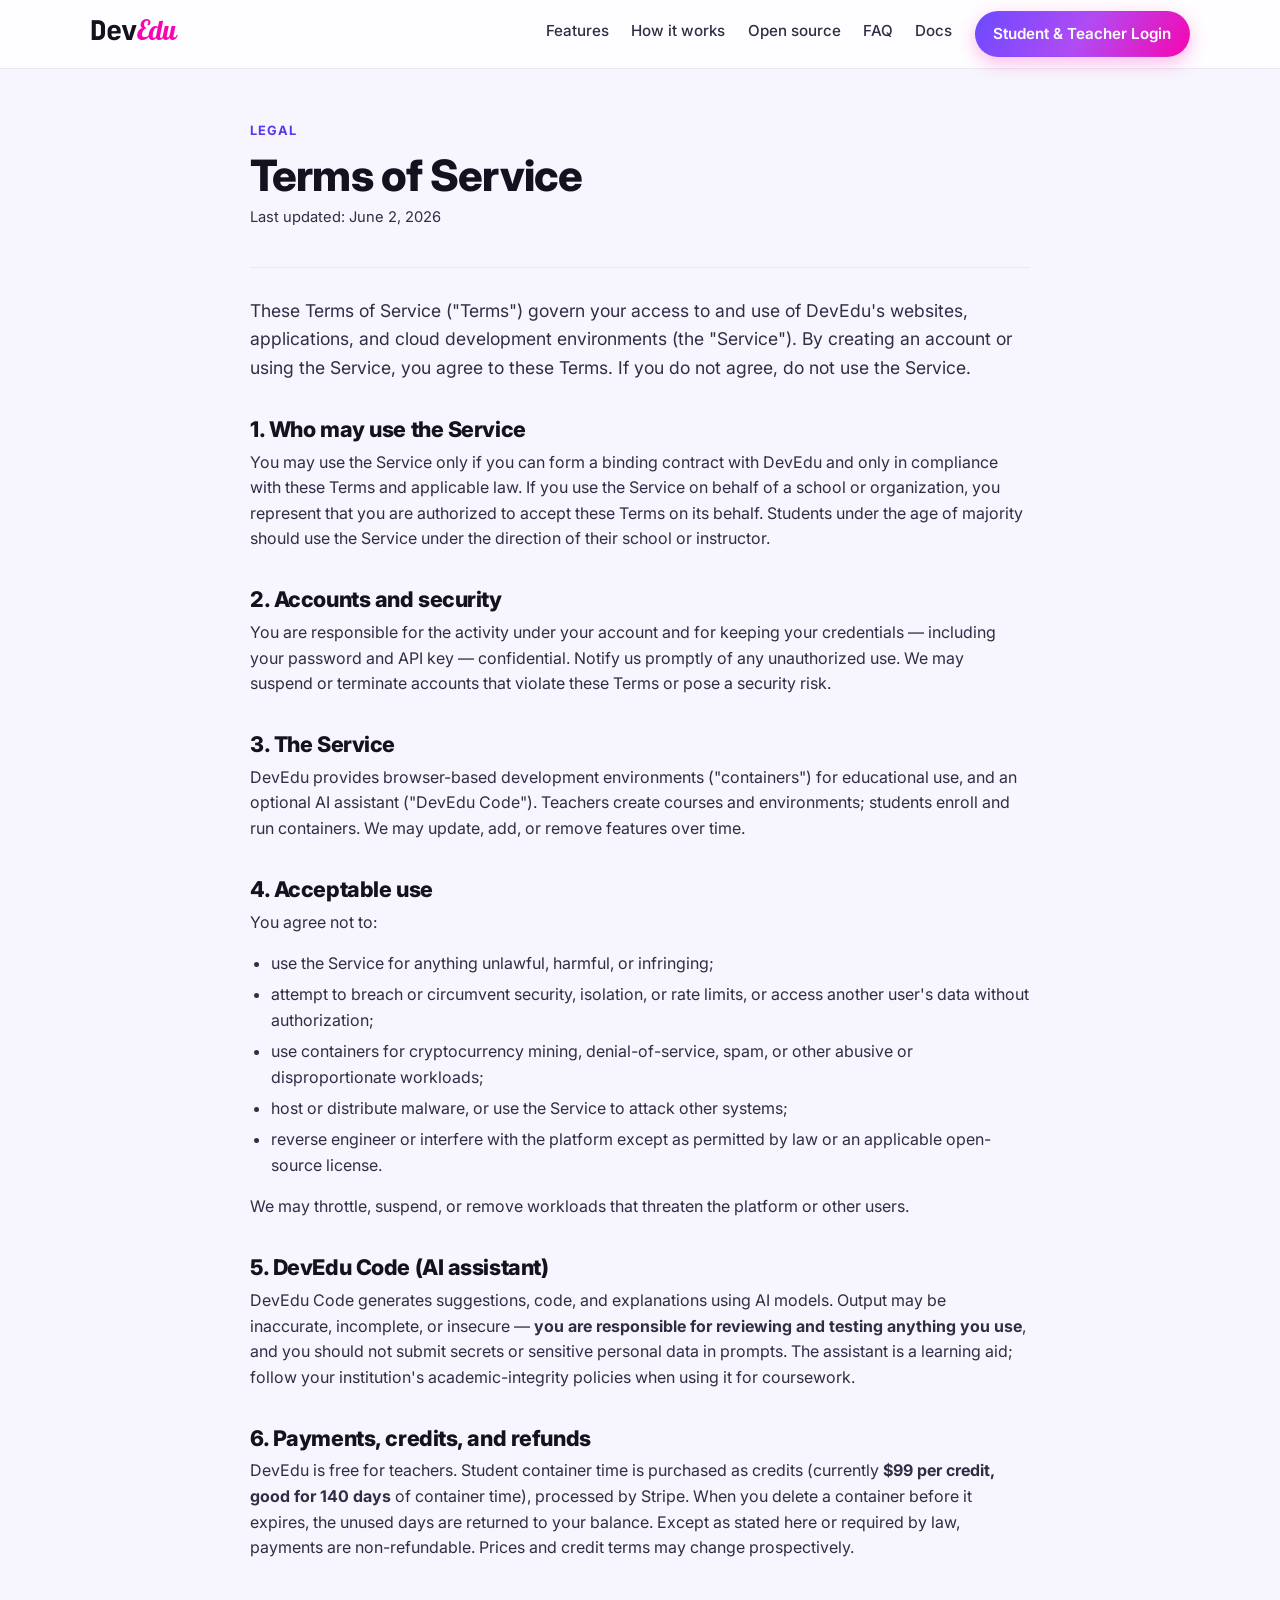
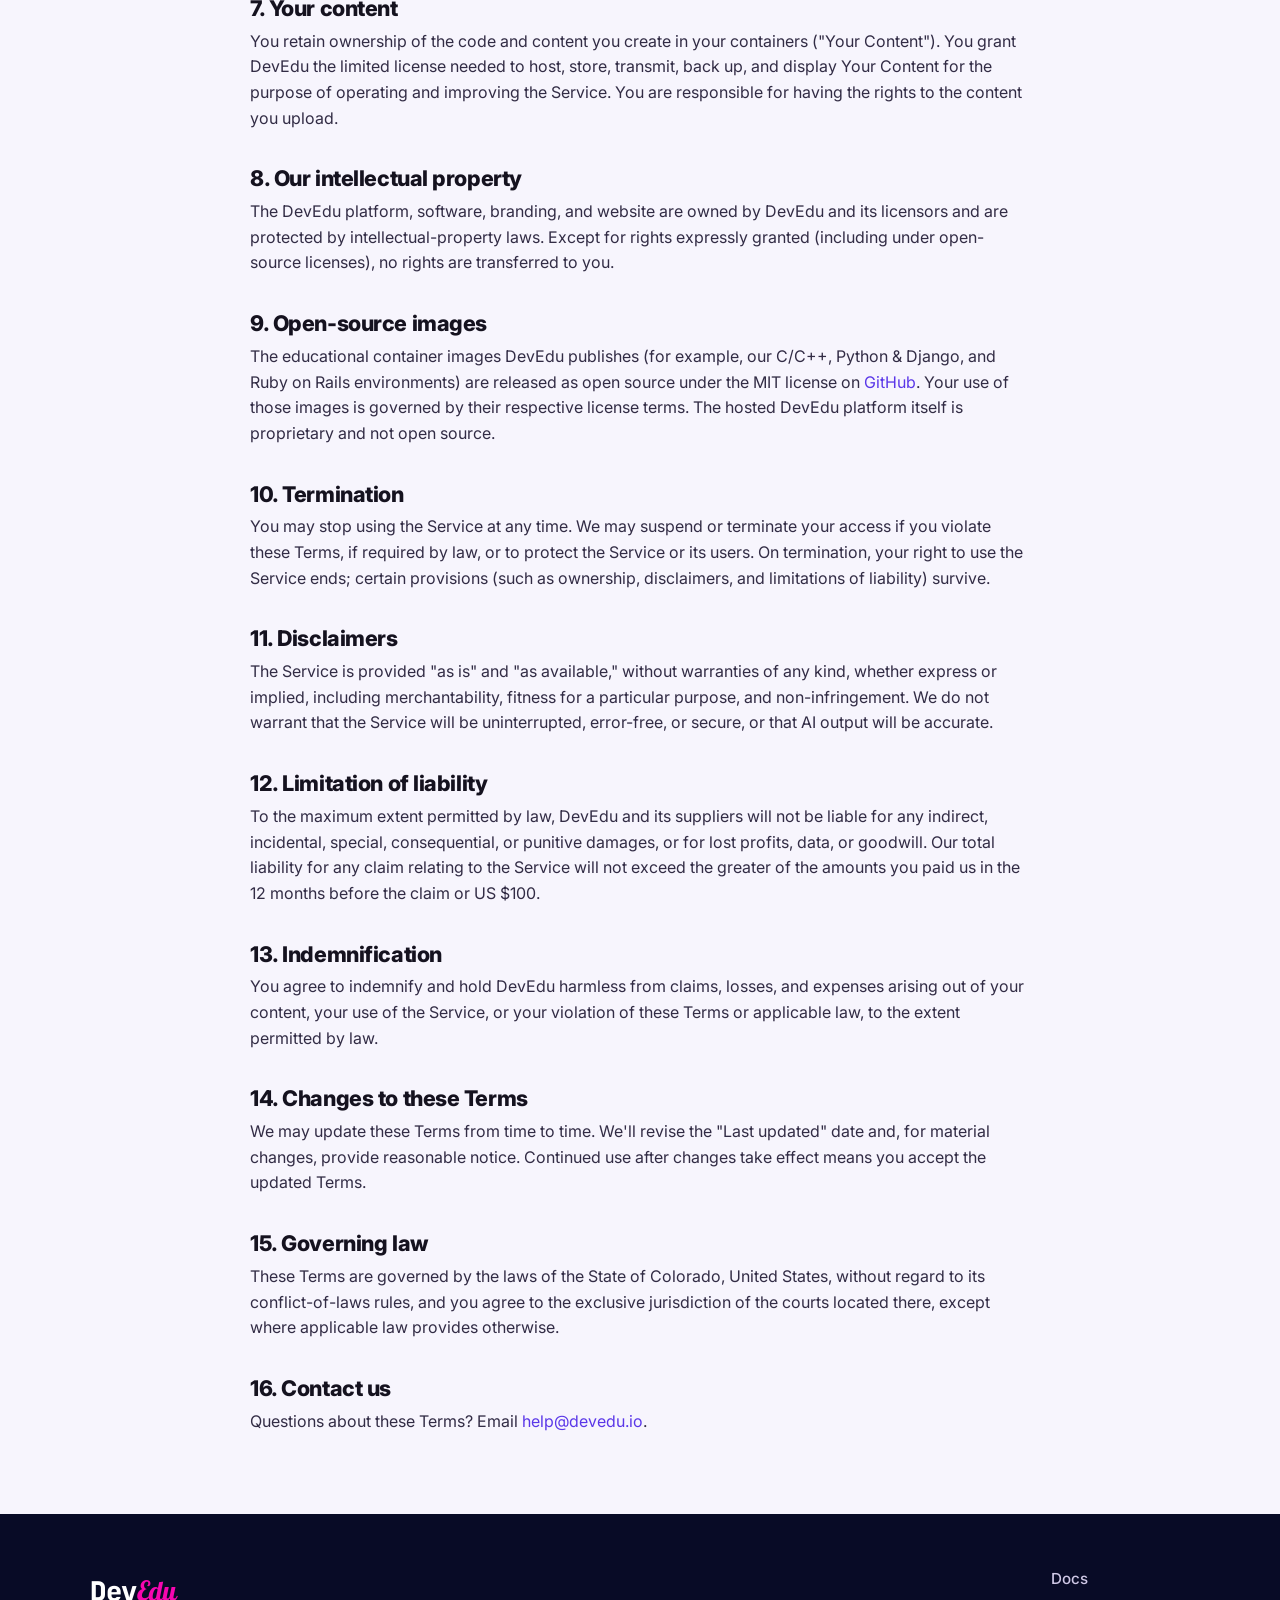
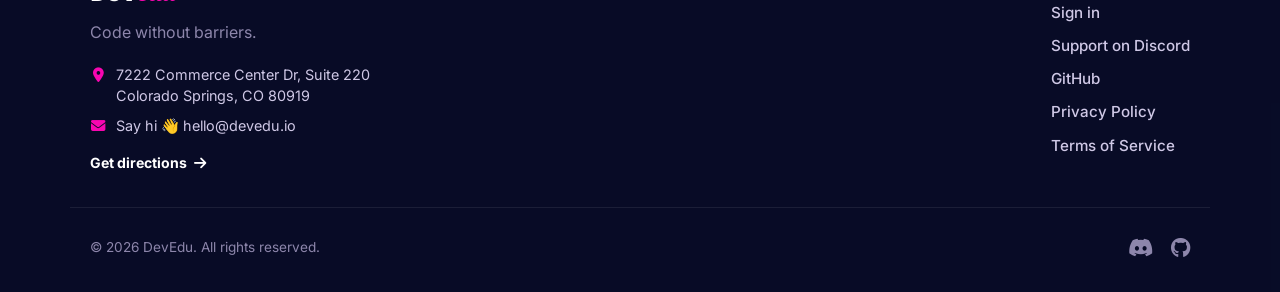
<file: terms.html>
<!DOCTYPE html>
<!-- NOTE: This is a starting template, not legal advice. Have counsel review it
     and confirm your legal entity name and governing-law jurisdiction. -->
<html lang="en">
<head>
  <meta charset="UTF-8" />
  <meta name="viewport" content="width=device-width, initial-scale=1.0" />
  <title>Terms of Service · DevEdu</title>
  <meta name="description" content="The terms that govern use of DevEdu's cloud development environments for education." />
  <meta name="robots" content="noindex" />
  <link rel="preconnect" href="https://fonts.googleapis.com" />
  <link rel="preconnect" href="https://fonts.gstatic.com" crossorigin />
  <link href="https://fonts.googleapis.com/css2?family=Inter:wght@400;500;600;700;800;900&family=Lobster&family=JetBrains+Mono:wght@400;700;800&display=swap" rel="stylesheet" />
  <link href="https://cdnjs.cloudflare.com/ajax/libs/font-awesome/6.5.2/css/all.min.css" rel="stylesheet" />
  <link rel="stylesheet" href="styles.css" />
</head>
<body>
  <div data-include="partials/nav.html"></div>

  <main class="legal">
    <div class="legal__head">
      <span class="eyebrow">Legal</span>
      <h1>Terms of Service</h1>
      <p class="legal__updated">Last updated: June 2, 2026</p>
    </div>

    <p class="lede">These Terms of Service ("Terms") govern your access to and use of DevEdu's websites, applications, and cloud development environments (the "Service"). By creating an account or using the Service, you agree to these Terms. If you do not agree, do not use the Service.</p>

    <h2>1. Who may use the Service</h2>
    <p>You may use the Service only if you can form a binding contract with DevEdu and only in compliance with these Terms and applicable law. If you use the Service on behalf of a school or organization, you represent that you are authorized to accept these Terms on its behalf. Students under the age of majority should use the Service under the direction of their school or instructor.</p>

    <h2>2. Accounts and security</h2>
    <p>You are responsible for the activity under your account and for keeping your credentials — including your password and API key — confidential. Notify us promptly of any unauthorized use. We may suspend or terminate accounts that violate these Terms or pose a security risk.</p>

    <h2>3. The Service</h2>
    <p>DevEdu provides browser-based development environments ("containers") for educational use, and an optional AI assistant ("DevEdu Code"). Teachers create courses and environments; students enroll and run containers. We may update, add, or remove features over time.</p>

    <h2>4. Acceptable use</h2>
    <p>You agree not to:</p>
    <ul>
      <li>use the Service for anything unlawful, harmful, or infringing;</li>
      <li>attempt to breach or circumvent security, isolation, or rate limits, or access another user's data without authorization;</li>
      <li>use containers for cryptocurrency mining, denial-of-service, spam, or other abusive or disproportionate workloads;</li>
      <li>host or distribute malware, or use the Service to attack other systems;</li>
      <li>reverse engineer or interfere with the platform except as permitted by law or an applicable open-source license.</li>
    </ul>
    <p>We may throttle, suspend, or remove workloads that threaten the platform or other users.</p>

    <h2>5. DevEdu Code (AI assistant)</h2>
    <p>DevEdu Code generates suggestions, code, and explanations using AI models. Output may be inaccurate, incomplete, or insecure — <strong>you are responsible for reviewing and testing anything you use</strong>, and you should not submit secrets or sensitive personal data in prompts. The assistant is a learning aid; follow your institution's academic-integrity policies when using it for coursework.</p>

    <h2>6. Payments, credits, and refunds</h2>
    <p>DevEdu is free for teachers. Student container time is purchased as credits (currently <strong>$99 per credit, good for 140 days</strong> of container time), processed by Stripe. When you delete a container before it expires, the unused days are returned to your balance. Except as stated here or required by law, payments are non-refundable. Prices and credit terms may change prospectively.</p>

    <h2>7. Your content</h2>
    <p>You retain ownership of the code and content you create in your containers ("Your Content"). You grant DevEdu the limited license needed to host, store, transmit, back up, and display Your Content for the purpose of operating and improving the Service. You are responsible for having the rights to the content you upload.</p>

    <h2>8. Our intellectual property</h2>
    <p>The DevEdu platform, software, branding, and website are owned by DevEdu and its licensors and are protected by intellectual-property laws. Except for rights expressly granted (including under open-source licenses), no rights are transferred to you.</p>

    <h2>9. Open-source images</h2>
    <p>The educational container images DevEdu publishes (for example, our C/C++, Python &amp; Django, and Ruby on Rails environments) are released as open source under the MIT license on <a href="https://github.com/DevEdu-IO" target="_blank" rel="noopener">GitHub</a>. Your use of those images is governed by their respective license terms. The hosted DevEdu platform itself is proprietary and not open source.</p>

    <h2>10. Termination</h2>
    <p>You may stop using the Service at any time. We may suspend or terminate your access if you violate these Terms, if required by law, or to protect the Service or its users. On termination, your right to use the Service ends; certain provisions (such as ownership, disclaimers, and limitations of liability) survive.</p>

    <h2>11. Disclaimers</h2>
    <p>The Service is provided "as is" and "as available," without warranties of any kind, whether express or implied, including merchantability, fitness for a particular purpose, and non-infringement. We do not warrant that the Service will be uninterrupted, error-free, or secure, or that AI output will be accurate.</p>

    <h2>12. Limitation of liability</h2>
    <p>To the maximum extent permitted by law, DevEdu and its suppliers will not be liable for any indirect, incidental, special, consequential, or punitive damages, or for lost profits, data, or goodwill. Our total liability for any claim relating to the Service will not exceed the greater of the amounts you paid us in the 12 months before the claim or US $100.</p>

    <h2>13. Indemnification</h2>
    <p>You agree to indemnify and hold DevEdu harmless from claims, losses, and expenses arising out of your content, your use of the Service, or your violation of these Terms or applicable law, to the extent permitted by law.</p>

    <h2>14. Changes to these Terms</h2>
    <p>We may update these Terms from time to time. We'll revise the "Last updated" date and, for material changes, provide reasonable notice. Continued use after changes take effect means you accept the updated Terms.</p>

    <h2>15. Governing law</h2>
    <p>These Terms are governed by the laws of the State of Colorado, United States, without regard to its conflict-of-laws rules, and you agree to the exclusive jurisdiction of the courts located there, except where applicable law provides otherwise.</p>

    <h2>16. Contact us</h2>
    <p>Questions about these Terms? Email <a href="mailto:help@devedu.io">help@devedu.io</a>.</p>
  </main>

  <div data-include="partials/footer.html"></div>

  <script src="script.js"></script>
</body>
</html>
</file>
<file: styles.css>
/* ===== DevEdu marketing site ===== */
:root {
  --pink: #f706b0;
  --violet: #6d4aff;
  --violet-600: #5a37e8;
  --magenta: #b14bf4;
  --ink: #15121f;
  --ink-2: #322c45;
  --muted: #6f6a85;
  --line: #ebe7f5;
  --surface: #ffffff;
  --bg: #f7f5fd;
  --bg-tint: #efeafb;
  --red: #e5484d;
  --green: #16a34a;
  --grad: linear-gradient(120deg, var(--violet) 0%, var(--magenta) 50%, var(--pink) 100%);
  /* Match the web app's type system */
  --font: 'Inter', system-ui, -apple-system, 'Segoe UI', sans-serif;
  --mono: 'JetBrains Mono', 'Inconsolata', ui-monospace, monospace;
  --shadow: 0 10px 30px rgba(24, 18, 48, 0.10);
  --shadow-lg: 0 24px 60px rgba(24, 18, 48, 0.18);
  --radius: 16px;
  --radius-lg: 24px;
  --maxw: 1140px;
}

* { box-sizing: border-box; }
html { scroll-behavior: smooth; }
body {
  margin: 0;
  font-family: var(--font);
  color: var(--ink);
  background: var(--bg);
  line-height: 1.6;
  -webkit-font-smoothing: antialiased;
}
a { color: var(--violet-600); text-decoration: none; }
h1, h2, h3 { line-height: 1.15; margin: 0 0 .5rem; letter-spacing: -0.02em; }
h1 { font-size: clamp(2.2rem, 5vw, 3.6rem); font-weight: 800; }
h2 { font-size: clamp(1.7rem, 3.5vw, 2.5rem); font-weight: 800; }
h3 { font-size: 1.25rem; font-weight: 700; }
p { margin: 0 0 1rem; }

.container { width: 100%; max-width: var(--maxw); margin: 0 auto; padding: 0 1.25rem; }
.narrow { max-width: 820px; }
.center { text-align: center; }
.muted { color: var(--muted); }
.big { font-size: 1.15rem; }
.grad-text {
  background: var(--grad);
  -webkit-background-clip: text; background-clip: text; color: transparent;
}
.eyebrow {
  display: inline-block; font-size: .8rem; font-weight: 700; letter-spacing: .08em;
  text-transform: uppercase; color: var(--violet-600); margin-bottom: .6rem;
}

/* ===== Buttons ===== */
.btn {
  display: inline-flex; align-items: center; justify-content: center; gap: .5rem;
  font-family: inherit; font-weight: 600; font-size: .95rem; cursor: pointer;
  padding: .6rem 1.1rem; border-radius: 999px; border: 1px solid transparent;
  transition: transform .12s ease, box-shadow .2s ease, background .2s ease;
  white-space: nowrap;
}
.btn--lg { padding: .85rem 1.6rem; font-size: 1.05rem; }
.btn--grad { background: var(--grad); color: #fff; box-shadow: 0 6px 18px rgba(247, 6, 176, .28); }
.btn--grad:hover { transform: translateY(-2px); box-shadow: 0 12px 26px rgba(247, 6, 176, .34); }
.btn--ghost { background: #fff; color: var(--ink); border-color: var(--line); }
.btn--ghost:hover { border-color: var(--violet); color: var(--violet-600); transform: translateY(-2px); }

/* ===== Brand wordmark (matches the web app: mono "Dev" + Lobster "Edu") ===== */
.brand { font-size: 1.7rem; letter-spacing: -0.01em; }
.brand__dev { font-family: var(--mono); font-weight: 800; color: var(--ink); }
.brand__edu { font-family: "Lobster", cursive; font-weight: 400; color: var(--pink); }
.brand--light .brand__dev { color: #fff; }

/* ===== Nav ===== */
.nav {
  position: sticky; top: 0; z-index: 50;
  background: rgba(255, 255, 255, .82); backdrop-filter: blur(10px);
  border-bottom: 1px solid var(--line);
}
.nav__inner { display: flex; align-items: center; justify-content: space-between; height: 68px; }
.nav__links { display: flex; align-items: center; gap: 1.4rem; }
.nav__links a:not(.btn) { position: relative; color: var(--ink-2); font-weight: 500; font-size: .95rem; padding-bottom: 6px; }
.nav__links a:not(.btn)::after {
  content: ""; position: absolute; left: 0; bottom: 0; height: 5px; width: 100%;
  border-radius: 5px; background: var(--pink); box-shadow: 0 2px 10px rgba(247,6,176,.45);
  transform: scaleX(0); transform-origin: left; opacity: 0;
  transition: transform .28s cubic-bezier(.4,0,.2,1), opacity .28s ease;
}
.nav__links a:not(.btn):hover { color: var(--violet-600); }
.nav__links a:not(.btn):hover::after { transform: scaleX(1); opacity: .5; }
.nav__links a:not(.btn).active { color: var(--ink); font-weight: 600; }
.nav__links a:not(.btn).active::after { transform: scaleX(1); opacity: 1; }
/* The brand wordmark gets the same hot-pink bar when you're at the top of the page. */
.nav .brand { position: relative; padding-bottom: 6px; }
.nav .brand::after {
  content: ""; position: absolute; left: 0; bottom: 0; height: 5px; width: 100%;
  border-radius: 5px; background: var(--pink); box-shadow: 0 2px 10px rgba(247,6,176,.45);
  transform: scaleX(0); transform-origin: left; opacity: 0;
  transition: transform .28s cubic-bezier(.4,0,.2,1), opacity .28s ease;
}
.nav .brand.active::after { transform: scaleX(1); opacity: 1; }
.nav__toggle { display: none; flex-direction: column; gap: 5px; background: none; border: 0; cursor: pointer; padding: 8px; }
.nav__toggle span { width: 24px; height: 2px; background: var(--ink); border-radius: 2px; transition: .2s; }

/* ===== Hero ===== */
.hero { position: relative; overflow: hidden; padding: clamp(3rem, 7vw, 6rem) 0 clamp(3rem, 6vw, 5rem); }
.hero::before {
  content: ""; position: absolute; inset: -40% -20% auto auto; width: 60vw; height: 60vw;
  background: radial-gradient(closest-side, rgba(177, 75, 244, .22), transparent 70%); z-index: 0;
}
.hero::after {
  content: ""; position: absolute; left: -15%; bottom: -30%; width: 50vw; height: 50vw;
  background: radial-gradient(closest-side, rgba(247, 6, 176, .16), transparent 70%); z-index: 0;
}
.hero__inner { position: relative; z-index: 1; display: grid; grid-template-columns: 1.05fr .95fr; gap: 3rem; align-items: center; }
.hero__copy .lede { font-size: 1.2rem; color: var(--ink-2); max-width: 34ch; }
.hero__cta { display: flex; gap: .8rem; flex-wrap: wrap; margin: 1.4rem 0 .8rem; }
.hero__note { color: var(--muted); font-size: .9rem; }

/* Hero mockup — Linux terminal / editor window */
.window {
  background: #11131c; color: #d7dcec; border-radius: 12px;
  box-shadow: var(--shadow-lg); overflow: hidden;
  border: 1px solid rgba(255,255,255,.08);
  transform: rotate(1.2deg);
}
/* thin terminal-accent strip across the very top */
.window::before { content: ""; display: block; height: 2px; background: linear-gradient(90deg, #6db3ff, #b14bf4, #f706b0); }
.window__bar { display: flex; align-items: center; gap: .55rem; padding: .55rem .8rem; background: #0c0e15; border-bottom: 1px solid rgba(255,255,255,.06); font-family: var(--mono); }
.window__tab { display: inline-flex; align-items: center; gap: .45rem; font-size: .78rem; color: #e6e9f2; background: rgba(255,255,255,.05); padding: .28rem .65rem; border-radius: 7px 7px 0 0; border-bottom: 2px solid #f706b0; }
.window__tab i { color: #6db3ff; }
.window__host { margin-left: auto; font-size: .73rem; color: #6b7186; letter-spacing: .01em; }
.window__ctrls { display: inline-flex; gap: .4rem; }
.window__ctrls b {
  width: 19px; height: 19px; border-radius: 5px; background: rgba(255,255,255,.06);
  display: inline-flex; align-items: center; justify-content: center; color: #9aa0b4; font-size: .68rem; line-height: 1;
}
.window__ctrls .min::before { content: "\2013"; }   /* – */
.window__ctrls .max::before { content: "\25A1"; }   /* □ */
.window__ctrls .cls::before { content: "\2715"; }   /* ✕ */
.window__ctrls .cls { background: rgba(255,107,107,.16); color: #ff8585; }
.window__code { margin: 0; padding: 1.1rem 1.3rem; font-family: var(--mono); font-size: .92rem; line-height: 1.75; overflow-x: auto; }
.window__code .c-key { color: #b96bff; } .window__code .c-str { color: #ff5cc2; } .window__code .c-fn { color: #6db3ff; } .window__code .c-num { color: #b96bff; }
.window__term { padding: .85rem 1.3rem 1.05rem; font-family: var(--mono); font-size: .84rem; background: #0c0e15; border-top: 1px solid rgba(255,255,255,.06); }
.window__cmd { color: #d7dcec; }
.window__cmd .u { color: #6db3ff; } .window__cmd .p { color: #b96bff; }
.window__out { margin-top: .3rem; color: #8b91a7; }
.window__out .ok { color: #ff5cc2; }
.cursor { display: inline-block; width: 8px; height: 1.05em; background: #f706b0; margin-left: .35rem; vertical-align: text-bottom; animation: blink 1.1s steps(1) infinite; }
@keyframes blink { 50% { opacity: 0; } }

/* ===== Sections ===== */
.section { padding: clamp(3rem, 6vw, 5rem) 0; }
.section--tint { background: var(--bg-tint); }
.section__head { margin-bottom: 2.5rem; }

/* Intro: problem → solution */
.intro { background: var(--bg-tint); }
.intro__grid { display: grid; grid-template-columns: .95fr 1.05fr; gap: 3rem; align-items: center; }
.intro__copy h2 { font-size: clamp(1.8rem, 3.4vw, 2.6rem); margin-bottom: 1rem; }
.intro__copy p { color: var(--ink-2); font-size: 1.12rem; }
.intro__copy p:last-child { margin-bottom: 0; }
.intro__cards { display: grid; gap: 1rem; }
.vs { background: #fff; border: 1px solid var(--line); border-radius: var(--radius); padding: 1.3rem 1.45rem; box-shadow: var(--shadow); }
.vs--bad { border-color: #f4d0d2; }
.vs--good { border-color: #c7ecd3; box-shadow: 0 16px 36px rgba(22, 163, 74, .12); }
.vs__tag { display: inline-block; font-size: .7rem; font-weight: 800; letter-spacing: .06em; text-transform: uppercase; padding: .22rem .65rem; border-radius: 999px; margin-bottom: .9rem; }
.vs--bad .vs__tag { background: #fdecec; color: var(--red); }
.vs--good .vs__tag { background: #e7f6ec; color: var(--green); }
.vs__list { list-style: none; margin: 0; padding: 0; display: flex; flex-direction: column; gap: .55rem; }
.vs__list li { position: relative; padding-left: 1.7rem; color: var(--ink-2); font-size: .98rem; }
.vs__list li::before { position: absolute; left: 0; top: .1rem; font-family: "Font Awesome 6 Free"; font-weight: 900; font-size: .82rem; }
.vs--bad .vs__list li::before { content: "\f00d"; color: var(--red); }
.vs--good .vs__list li::before { content: "\f00c"; color: var(--green); }

/* Grid + cards */
.grid { display: grid; gap: 1.25rem; }
.grid--3 { grid-template-columns: repeat(3, 1fr); }
.card {
  background: var(--surface); border: 1px solid var(--line); border-radius: var(--radius);
  padding: 1.6rem; box-shadow: var(--shadow); transition: transform .15s ease, box-shadow .2s ease;
}
.card:hover { transform: translateY(-4px); box-shadow: var(--shadow-lg); }
.card__icon {
  width: 54px; height: 54px; border-radius: 15px; display: grid; place-items: center;
  background: var(--grad); color: #fff; font-size: 1.45rem; margin-bottom: 1.1rem;
  box-shadow: 0 10px 22px rgba(247, 6, 176, .28);
  transition: transform .22s ease;
}
.card:hover .card__icon { transform: translateY(-2px) rotate(-5deg) scale(1.06); }
.card p { color: var(--muted); margin: 0; }

/* Steps */
.steps .step {
  background: var(--surface); border: 1px solid var(--line); border-radius: var(--radius);
  padding: 1.8rem 1.6rem; box-shadow: var(--shadow); position: relative;
}
.step__num {
  width: 44px; height: 44px; border-radius: 12px; display: grid; place-items: center;
  font-weight: 800; font-size: 1.2rem; color: #fff; background: var(--grad); margin-bottom: 1rem;
}
.step p { color: var(--muted); margin: 0; }

/* FAQ */
.faq { display: flex; flex-direction: column; gap: .75rem; }
.faq__item {
  background: var(--surface); border: 1px solid var(--line); border-radius: var(--radius); padding: 0 1.3rem;
  box-shadow: var(--shadow);
}
.faq__item summary {
  list-style: none; cursor: pointer; font-weight: 600; padding: 1.1rem 0; display: flex; justify-content: space-between; align-items: center; gap: 1rem;
}
.faq__item summary::-webkit-details-marker { display: none; }
.faq__item summary::after { content: "+"; font-size: 1.4rem; color: var(--violet-600); transition: transform .2s; }
.faq__item[open] summary::after { transform: rotate(45deg); }
.faq__item p { color: var(--muted); padding-bottom: 1.1rem; margin: 0; }

/* CTA band */
.cta-band { background: var(--grad); color: #fff; border-radius: 0; }
.cta-band h2 { color: #fff; }
.cta-band .muted { color: rgba(255,255,255,.9); }
.cta-band .btn--grad { background: #fff; color: var(--violet-600); box-shadow: 0 10px 30px rgba(0,0,0,.18); }
.cta-band .btn--grad:hover { box-shadow: 0 16px 36px rgba(0,0,0,.24); }

/* ===== Footer ===== */
.footer { position: relative; overflow: hidden; isolation: isolate; background: #0a0e2a; color: #cfc8e6; padding: 3.5rem 0 1.75rem; }
/* Full-bleed Colorado Springs map, recolored to the brand palette */
.footer__mapbg { position: absolute; inset: 0; z-index: 0; pointer-events: none; }
.footer__mapbg iframe {
  position: absolute; left: 0; top: -96px; /* crop Google's top-left place card */
  width: 100%; height: calc(100% + 96px); border: 0;
  filter: invert(.92) hue-rotate(195deg) saturate(1.15) brightness(.7) contrast(1.05);
}
/* Solid navy veil keeps the footer content readable over the dark-blue map */
.footer__veil {
  position: absolute; inset: 0; z-index: 2; pointer-events: none;
  background: rgba(8,11,38,.78);
}
.footer__inner, .footer__bottom { position: relative; z-index: 3; }
.footer__inner { display: grid; grid-template-columns: 1.4fr 1fr; gap: 2.5rem; padding-bottom: 2rem; border-bottom: 1px solid rgba(255,255,255,.08); }
.footer__brand p { color: #8d86ab; margin-top: .4rem; }
/* Footer contact, under the brand */
.footer__contact { font-style: normal; display: flex; flex-direction: column; gap: .55rem; margin-top: 1.2rem; }
.footer__contact > span { display: flex; gap: .65rem; color: #cfc8e6; font-size: .9rem; line-height: 1.45; }
.footer__contact i { color: var(--pink); margin-top: .2rem; width: 1rem; text-align: center; flex: none; }
.footer__contact a { color: #cfc8e6; }
.footer__contact a:hover { color: #fff; }
.footer__dir { display: inline-flex; align-items: center; gap: .45rem; margin-top: .95rem; font-weight: 700; font-size: .88rem; color: #fff; }
.footer__dir i { transition: transform .2s ease; }
.footer__dir:hover i { transform: translateX(3px); }
.footer__links { display: flex; flex-direction: column; gap: .75rem; align-items: flex-start; text-align: left; justify-self: end; }
.footer__links a {
  color: #cfc8e6; font-weight: 500; font-size: .95rem; line-height: 1.2; padding-bottom: 3px;
  background-image: var(--grad);
  background-size: 0% 2px; background-position: 0% 100%; background-repeat: no-repeat;
  transition: color .25s ease, background-size .35s cubic-bezier(.4,0,.2,1);
}
.footer__links a:hover { color: #fff; background-size: 100% 2px; }
.footer__bottom { display: flex; justify-content: space-between; align-items: center; padding-top: 1.5rem; font-size: .85rem; color: #8d86ab; flex-wrap: wrap; gap: .5rem; }
.footer__social { display: flex; gap: 1rem; }
.footer__social a { color: #8d86ab; }
.footer__social a:hover { color: #fff; }

/* ===== Responsive ===== */
@media (max-width: 900px) {
  .hero__inner { grid-template-columns: 1fr; }
  .hero__art { order: -1; max-width: 460px; }
  .grid--3 { grid-template-columns: repeat(2, 1fr); }
  .intro__grid { grid-template-columns: 1fr; gap: 2rem; }
  .footer__inner { grid-template-columns: 1fr; }
  .footer__links { justify-self: start; }
}
@media (max-width: 720px) {
  .nav__toggle { display: flex; }
  .nav__links {
    position: absolute; top: 68px; left: 0; right: 0; flex-direction: column; align-items: stretch; gap: .4rem;
    background: #fff; border-bottom: 1px solid var(--line); padding: 1rem 1.25rem 1.4rem; box-shadow: var(--shadow);
    display: none;
  }
  .nav__links.open { display: flex; }
  .nav__links .btn { width: 100%; }
  .grid--3 { grid-template-columns: 1fr; }
  .hero__copy .lede { max-width: none; }
}

/* ===== Docs page ===== */
.docs { display: grid; grid-template-columns: 230px 1fr; gap: 3rem; padding-top: 2.5rem; padding-bottom: 4rem; align-items: start; }
.docs__nav { position: sticky; top: 88px; align-self: start; font-size: .92rem; }
.docs__nav nav { display: flex; flex-direction: column; gap: .15rem; border-left: 1px solid var(--line); padding-left: 1rem; }
.docs__navhead { font-size: .72rem; font-weight: 700; letter-spacing: .08em; text-transform: uppercase; color: var(--violet-600); margin: 1.2rem 0 .4rem; }
.docs__navhead:first-child { margin-top: 0; }
.docs__nav a { color: var(--muted); padding: .22rem 0; }
.docs__nav a:hover { color: var(--violet-600); }

.docs__main { min-width: 0; max-width: 760px; }
.docs__head { margin-bottom: 2rem; }
.docs__head h1 { font-size: clamp(2rem, 4vw, 2.8rem); }
.docs__sec { scroll-margin-top: 90px; padding: 1.4rem 0; border-top: 1px solid var(--line); }
.docs__sec:first-of-type { border-top: 0; }
.docs__sec h2 { font-size: 1.5rem; margin-bottom: .6rem; }
.docs__sec h3 { margin-top: 0; }
.docs__sec ol, .docs__sec ul { color: var(--ink-2); padding-left: 1.2rem; }
.docs__sec li { margin: .35rem 0; }
.docs__sec .card p { margin: 0 0 .5rem; }

.pill { display: inline-block; font-size: .68rem; font-weight: 700; letter-spacing: .04em; text-transform: uppercase; color: #fff; background: var(--grad); padding: .12rem .55rem; border-radius: 999px; vertical-align: middle; }
.docs__repo { font-weight: 600; font-size: .9rem; }

/* Code */
/* Inline code — scoped to docs content so it never touches the hero code window. */
.docs__main code { font-family: var(--mono); font-size: .9em; background: var(--bg-tint); color: var(--violet-600); padding: .1rem .38rem; border-radius: 6px; }
.code { background: #15121f; color: #ece7ff; border-radius: var(--radius); padding: 1rem 1.2rem; overflow-x: auto; box-shadow: var(--shadow); margin: 0 0 1rem; }
.code code { font-family: var(--mono); font-size: .88rem; line-height: 1.7; background: none; color: inherit; padding: 0; }

/* Note box */
.note { background: var(--bg-tint); border: 1px solid #e6def9; border-left: 3px solid var(--violet); border-radius: var(--radius); padding: .9rem 1.1rem; color: var(--ink-2); margin: 1rem 0; }

@media (max-width: 860px) {
  .docs { grid-template-columns: 1fr; gap: 1rem; }
  .docs__nav { position: static; border-left: 0; }
  .docs__nav nav { border-left: 0; padding-left: 0; flex-flow: row wrap; gap: .4rem .9rem; }
  .docs__navhead { width: 100%; margin: .6rem 0 .1rem; }
}

/* ===== Icon links (GitHub etc.) ===== */
.nav__links a.nav__gh { font-size: 1.35rem; color: var(--ink-2); padding: 0 .15rem; }
.nav__links a.nav__gh:hover { color: var(--ink); }
.footer__social { font-size: 1.25rem; gap: 1.1rem; }

/* ===== Legal pages (privacy / terms) ===== */
.legal { max-width: 820px; margin: 0 auto; padding: 3rem 1.25rem 4rem; }
.legal__head { margin-bottom: 1.8rem; padding-bottom: 1.4rem; border-bottom: 1px solid var(--line); }
.legal__head h1 { font-size: clamp(2rem, 4vw, 2.7rem); margin-bottom: .3rem; }
.legal__updated { color: var(--muted); font-size: .92rem; }
.legal .lede { font-size: 1.1rem; color: var(--ink-2); }
.legal h2 { font-size: 1.35rem; margin: 2.2rem 0 .5rem; scroll-margin-top: 90px; }
.legal h3 { font-size: 1.08rem; margin: 1.4rem 0 .35rem; }
.legal p, .legal li { color: var(--ink-2); }
.legal ul, .legal ol { padding-left: 1.3rem; margin: .4rem 0 1rem; }
.legal li { margin: .35rem 0; }
.legal a { color: var(--violet-600); }
.legal__note { background: var(--bg-tint); border: 1px solid var(--line); border-left: 3px solid var(--violet); border-radius: var(--radius); padding: 1rem 1.2rem; margin: 1.4rem 0; font-size: .95rem; }

/* ===== Impact / donated-AI stats band ===== */
/* Deliberately dark so it stands apart from the light/tinted sections around it. */
.impact-band {
  background: radial-gradient(120% 140% at 50% 0%, #241a44 0%, #14102a 65%);
  color: #ece7ff;
}
.impact-band .eyebrow { color: #cbbdff; }
.impact-band h2 { color: #fff; }
.impact-band .muted { color: #b6aee0; }
.stats { display: grid; grid-template-columns: repeat(auto-fit, minmax(160px, 1fr)); gap: 1.5rem; margin-top: 2.6rem; }
.stat { text-align: center; padding: 1.4rem 1rem; }
.stat__num {
  font-family: var(--mono); font-weight: 800; line-height: 1;
  font-size: clamp(2.6rem, 6.4vw, 3.8rem);
  background: linear-gradient(120deg, #a98cff 0%, #d873f5 50%, #ff62c4 100%);
  -webkit-background-clip: text; background-clip: text; color: transparent;
  font-variant-numeric: tabular-nums;
  text-shadow: 0 0 38px rgba(216, 115, 245, .25);
}
.stat__label { margin-top: .7rem; color: #b9b1de; font-weight: 600; font-size: .98rem; }
@media (max-width: 720px) { .stats { grid-template-columns: 1fr; gap: .5rem; } }

/* How DevEdu Code teaches — principle cards inside the dark band */
.ai-principles { display: grid; grid-template-columns: repeat(3, 1fr); gap: 1.4rem; max-width: 1040px; margin: 2.8rem auto 0; }
.ai-principle {
  text-align: left; padding: 1.7rem 1.5rem;
  background: rgba(255, 255, 255, .045);
  border: 1px solid rgba(255, 255, 255, .10);
  border-radius: var(--radius);
}
.ai-principle i {
  display: inline-flex; align-items: center; justify-content: center;
  width: 46px; height: 46px; border-radius: 12px; margin-bottom: 1rem;
  background: rgba(247, 6, 176, .15); color: #ff7ad0; font-size: 1.2rem;
}
.ai-principle h3 { color: #fff; font-size: 1.08rem; margin: 0 0 .45rem; }
.ai-principle p { color: #b6aee0; font-size: .93rem; line-height: 1.6; margin: 0; }
.impact-stats__eyebrow { display: block; text-align: center; margin-top: 3.2rem; color: #cbbdff; }
@media (max-width: 760px) { .ai-principles { grid-template-columns: 1fr; gap: 1rem; } }
</file>
